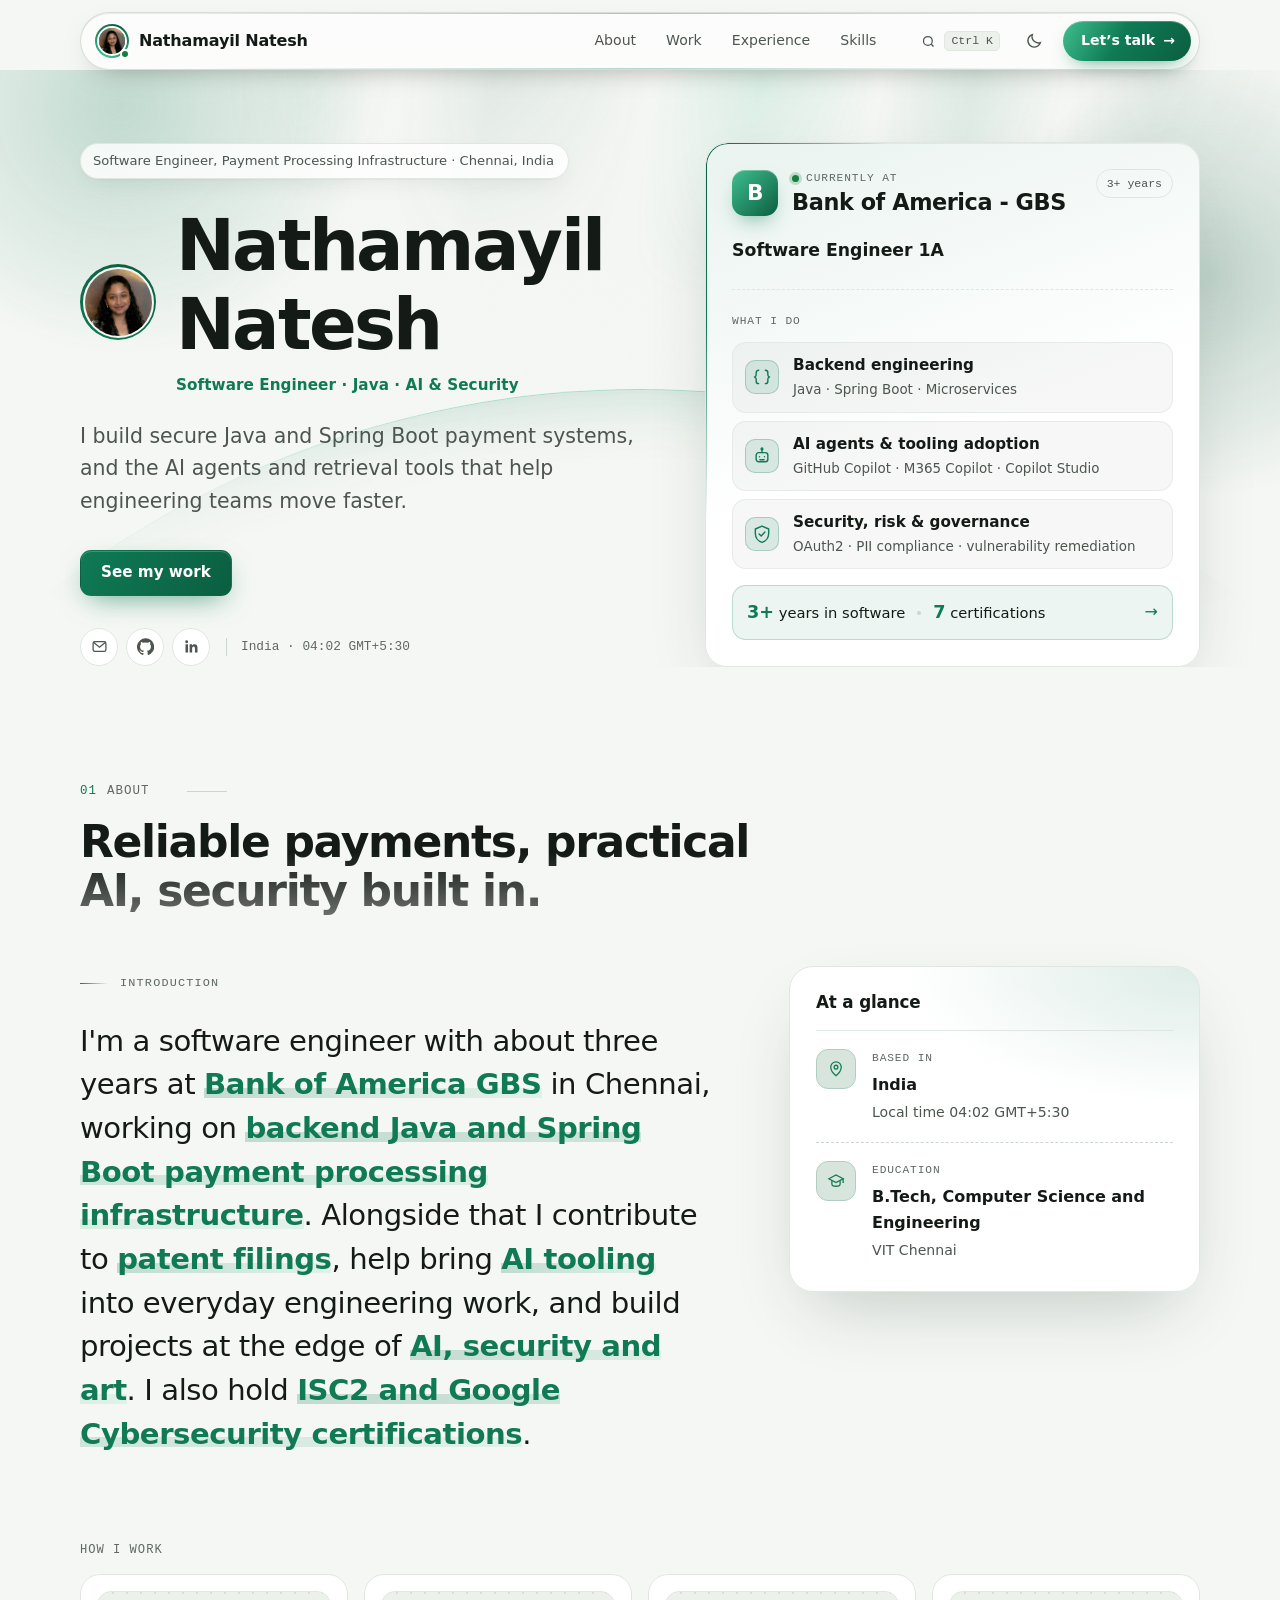
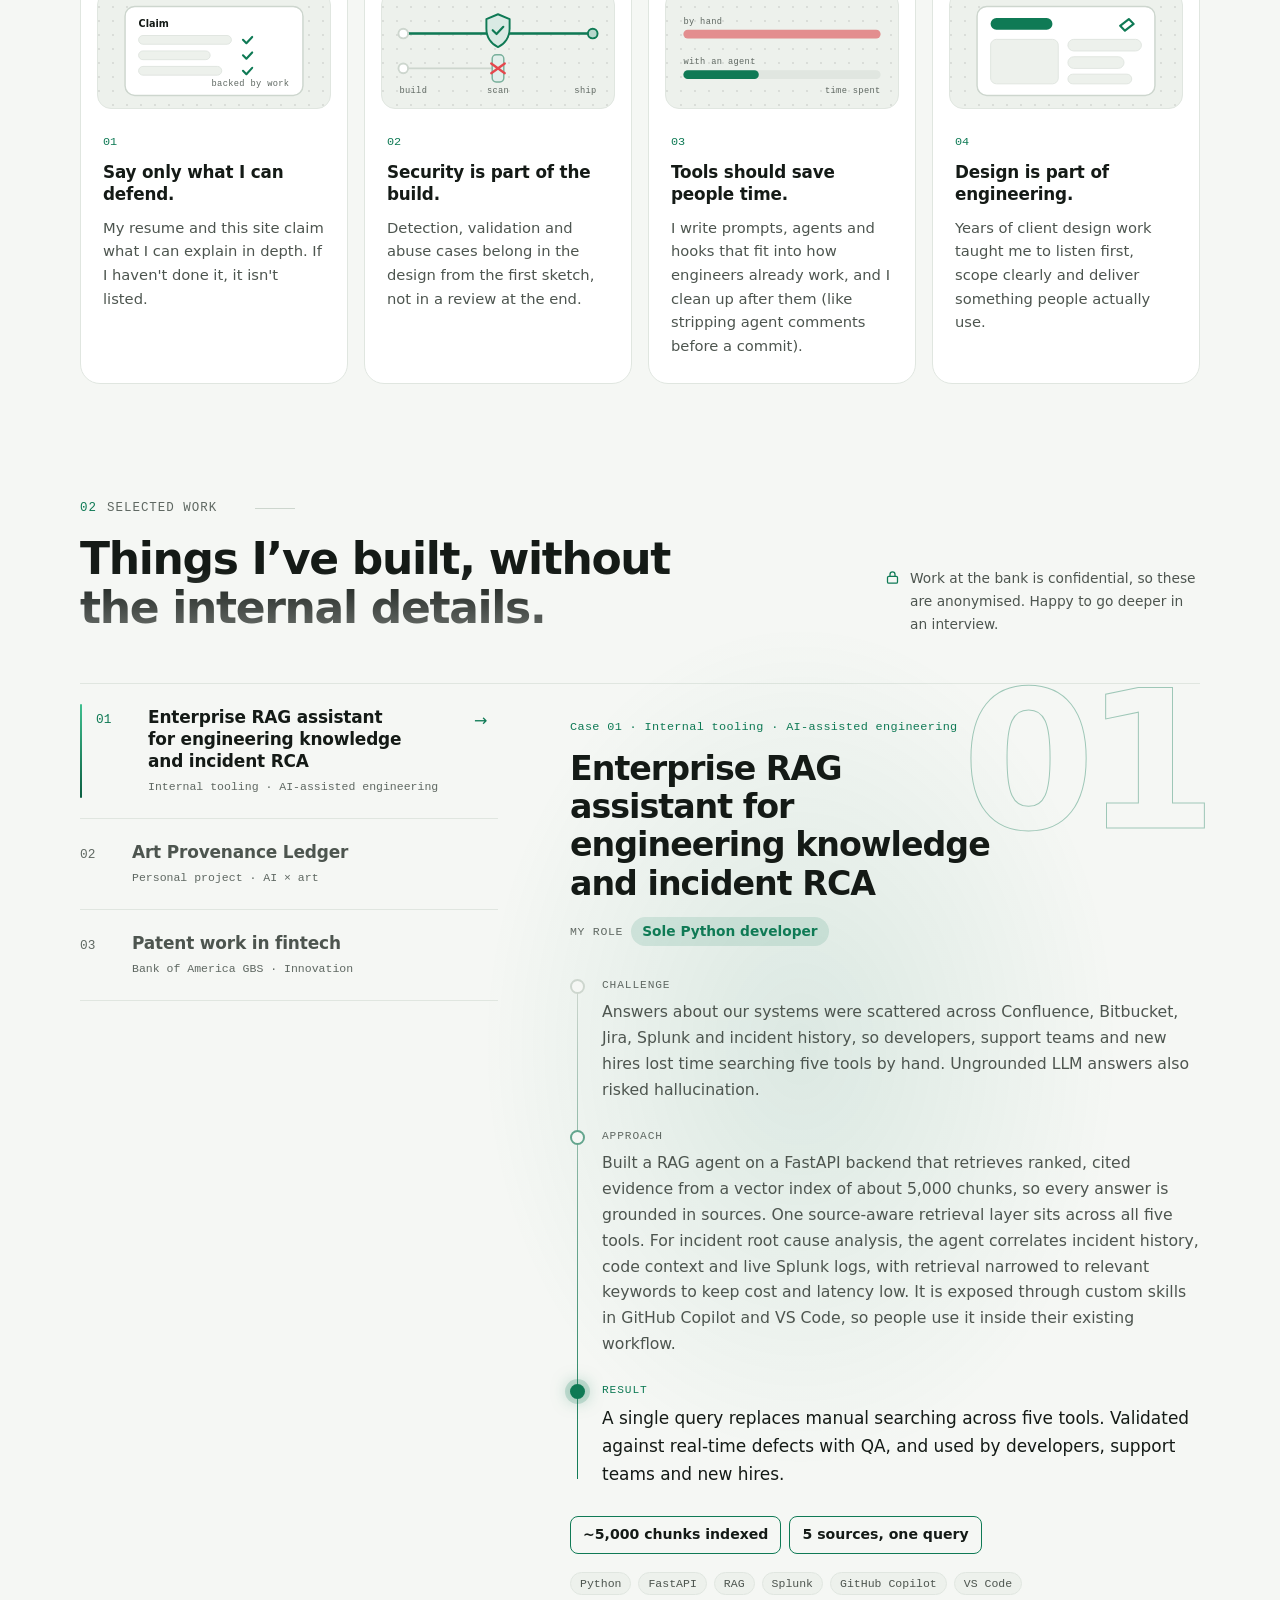
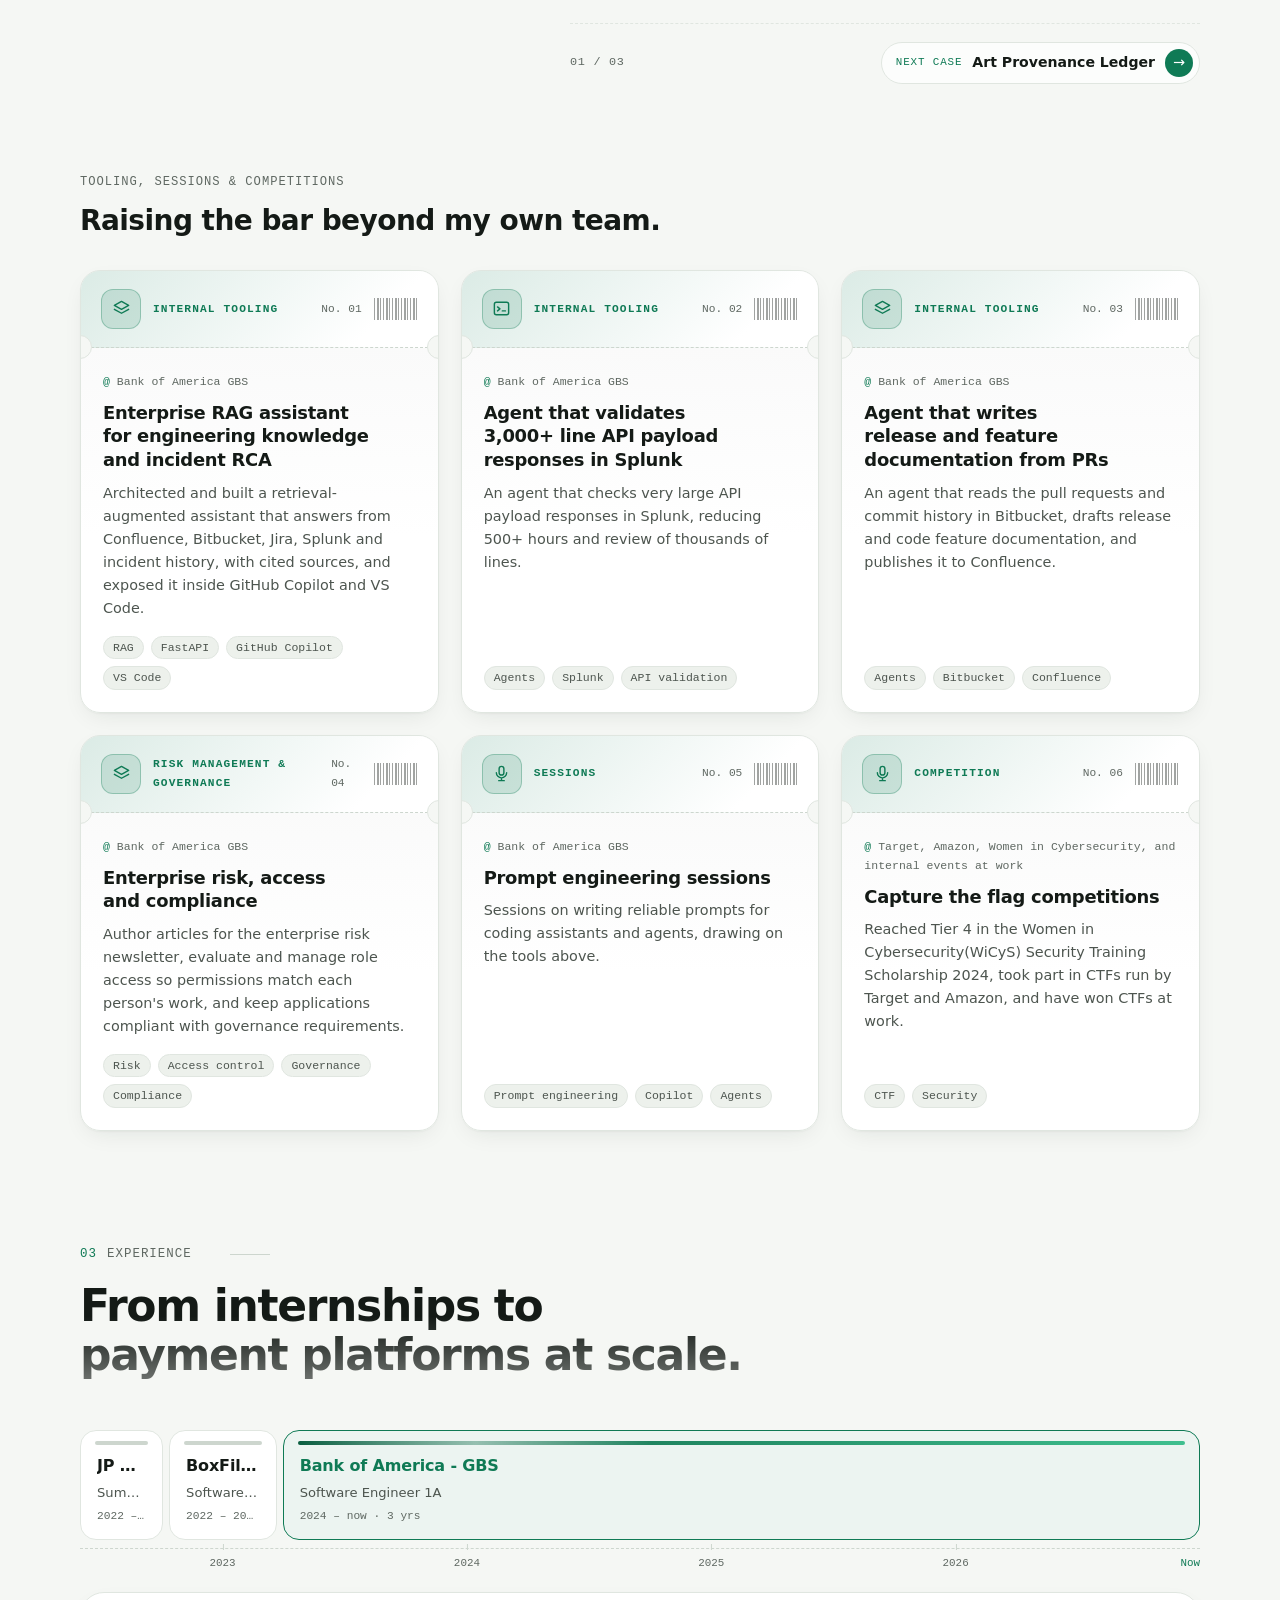
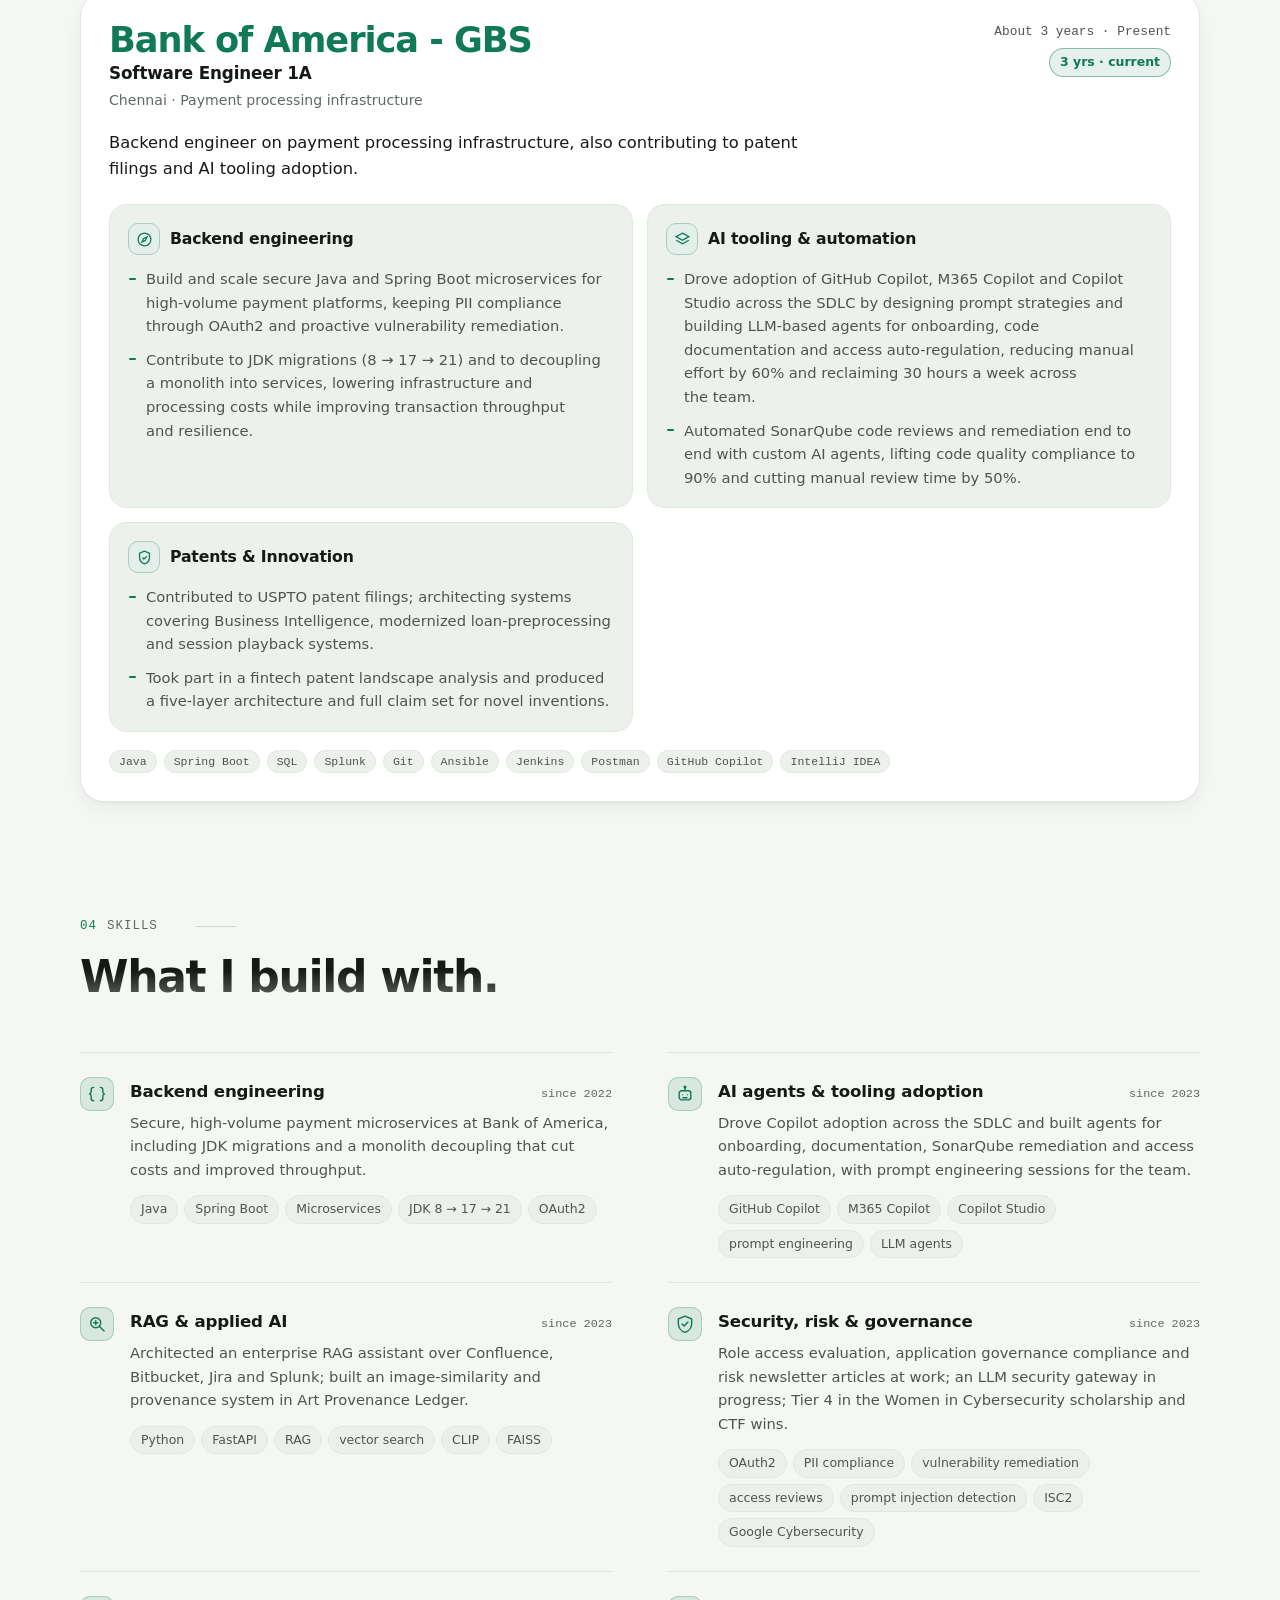
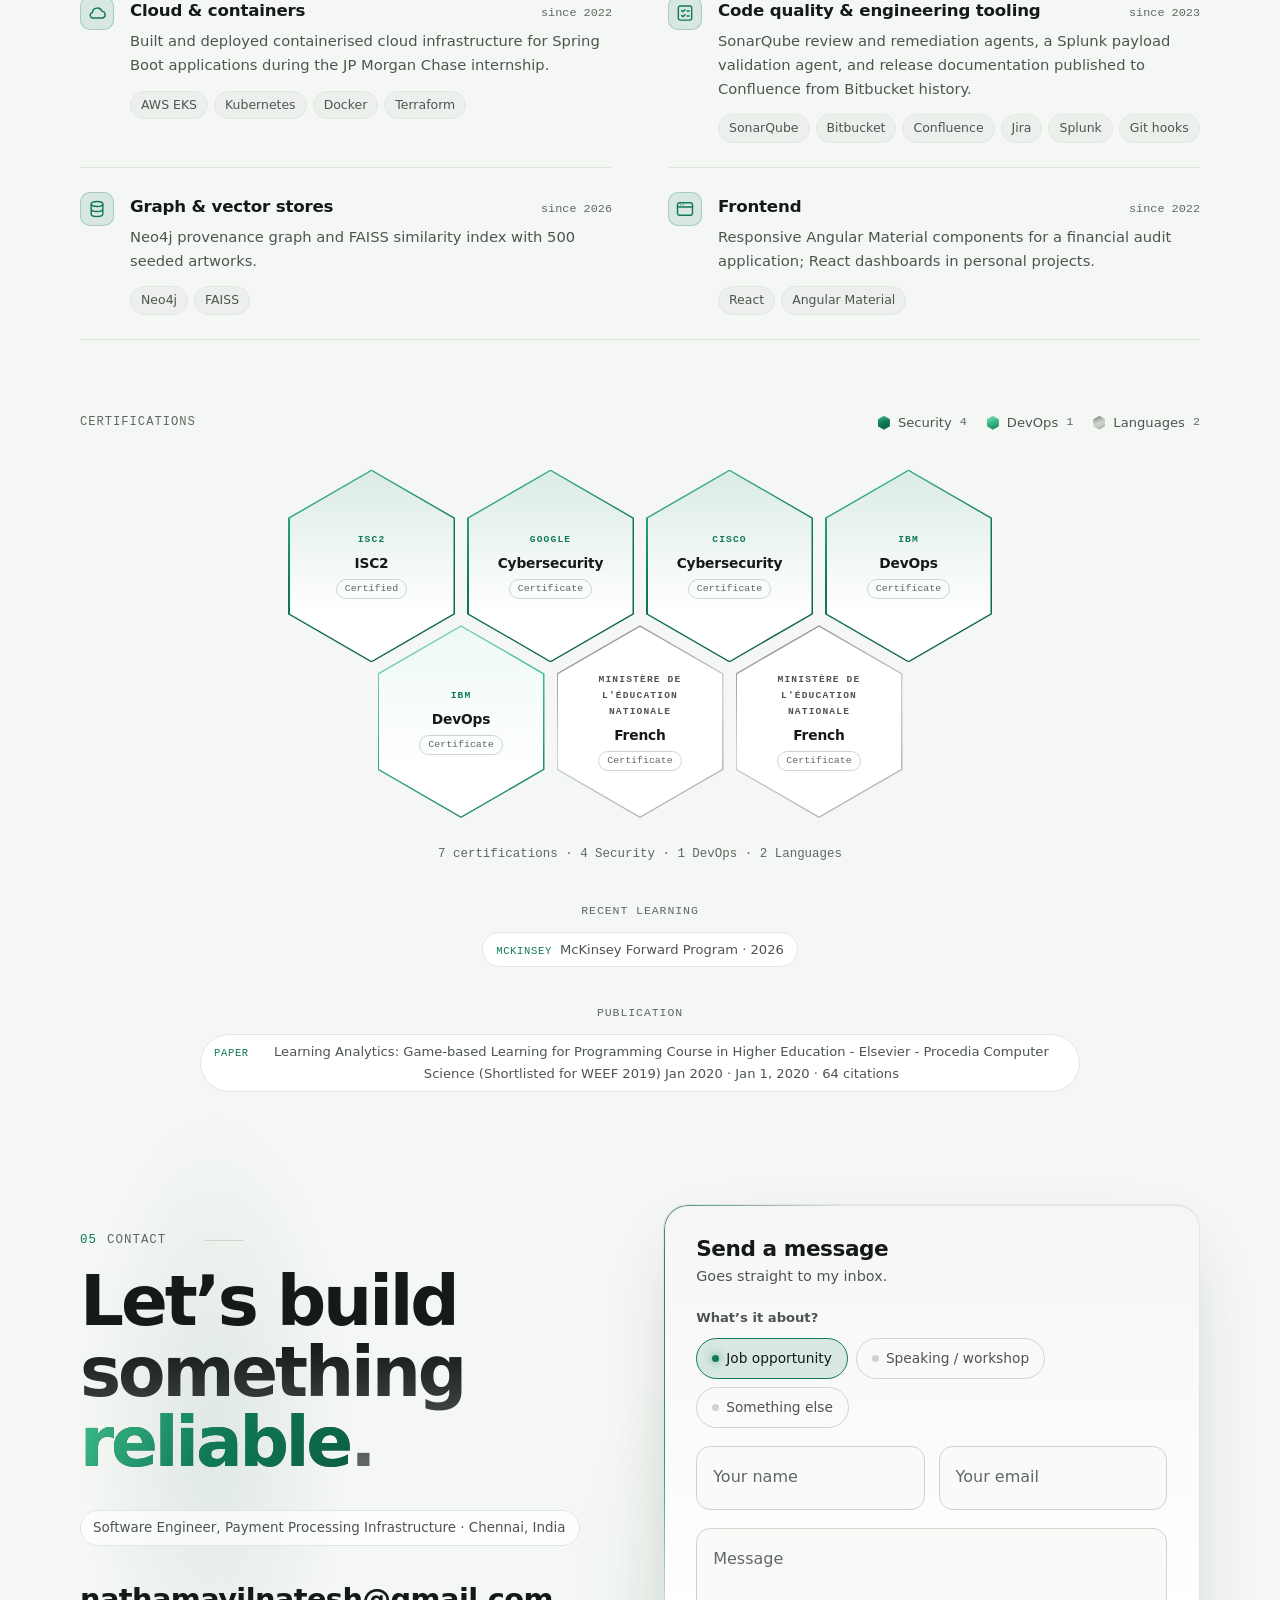
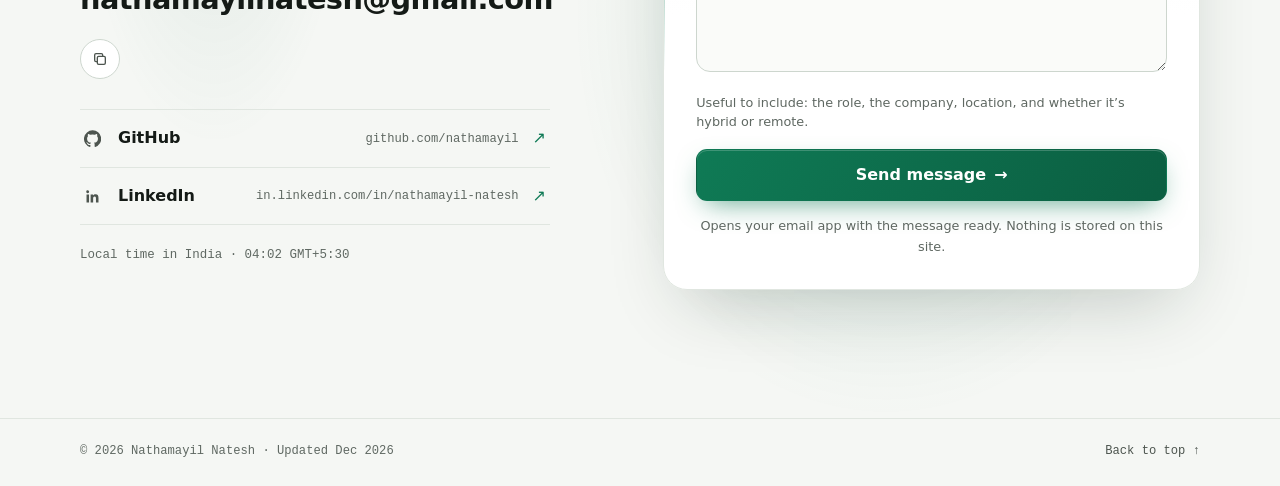
<file: index.html>
<!doctype html>
<html lang="en">
<head>
  <meta charset="utf-8">
  <meta name="viewport" content="width=device-width, initial-scale=1, viewport-fit=cover">
  <title>Nathamayil Natesh · Software Engineer · Java, AI &amp; Security</title>
  <meta name="description" content="Nathamayil Natesh is a software engineer in Chennai, India: backend Java and Spring Boot payment platforms, AI agents and developer tooling, and security.">
  <meta name="author" content="Nathamayil Natesh">
  <meta name="theme-color" content="#f5f7f4" media="(prefers-color-scheme: light)">
  <meta name="theme-color" content="#0b0c0e" media="(prefers-color-scheme: dark)">
  <meta name="color-scheme" content="light dark">

  <meta property="og:type" content="profile">
  <meta property="og:title" content="Nathamayil Natesh · Software Engineer · Java, AI &amp; Security">
  <meta property="og:description" content="Backend payment platforms in Java, AI agents and developer tooling, and security. Based in Chennai, India.">
  <link rel="canonical" href="https://nathamayil.github.io/nathamayil-portfolio/">
  <meta property="og:url" content="https://nathamayil.github.io/nathamayil-portfolio/">
  <meta property="og:image" content="https://nathamayil.github.io/nathamayil-portfolio/og-image.png">
  <meta property="og:image:width" content="1200">
  <meta property="og:image:height" content="630">
  <meta property="og:image:alt" content="Nathamayil Natesh, Software Engineer, Chennai India">
  <meta name="twitter:card" content="summary_large_image">

  <link rel="icon" href="data:image/svg+xml,%3Csvg xmlns='http://www.w3.org/2000/svg' viewBox='0 0 64 64'%3E%3Cdefs%3E%3ClinearGradient id='g' x1='0' y1='0' x2='1' y2='1'%3E%3Cstop offset='0' stop-color='%2393e2c3'/%3E%3Cstop offset='1' stop-color='%230f7a55'/%3E%3C/linearGradient%3E%3C/defs%3E%3Crect width='64' height='64' rx='16' fill='url(%23g)'/%3E%3Ctext x='32' y='42' font-family='system-ui,sans-serif' font-size='28' font-weight='700' fill='%2304130d' text-anchor='middle'%3ENN%3C/text%3E%3C/svg%3E">

  <script type="application/ld+json">
  {
    "@context": "https://schema.org",
    "@type": "Person",
    "name": "Nathamayil Natesh",
    "jobTitle": "Software Engineer",
    "worksFor": { "@type": "Organization", "name": "Bank of America GBS" },
    "address": { "@type": "PostalAddress", "addressLocality": "Chennai", "addressCountry": "IN" },
    "email": "mailto:nathamayilnatesh@gmail.com",
    "url": "https://nathamayil.github.io/nathamayil-portfolio/",
    "sameAs": ["https://in.linkedin.com/in/nathamayil-natesh", "https://github.com/nathamayil"],
    "knowsAbout": ["Java", "Spring Boot", "Payment processing", "AI agents", "Retrieval-augmented generation", "Application security", "Prompt engineering"]
  }
  </script>

  <link rel="stylesheet" href="styles.css?v=76">
  <script>
    // Set the theme before first paint: saved choice, else follow the OS.
    (function () {
      var t = null;
      try { t = localStorage.getItem("theme"); } catch (e) {}
      var legacy = { "minimal-light": "light", "minimal-dark": "dark", "terminal": "dark", "bold": "light" };
      t = legacy[t] || t;
      if (t !== "light" && t !== "dark") t = matchMedia("(prefers-color-scheme: dark)").matches ? "dark" : "light";
      document.documentElement.setAttribute("data-theme", t);
    })();
  </script>
</head>
<body>
  <a class="skip" href="#main">Skip to content</a>
  <div class="progress" id="progress" aria-hidden="true"></div>

  <header class="nav" id="nav">
    <div class="wrap nav-inner">
      <a href="#top" class="brand" id="brand-link"><span class="brand-avatar" aria-hidden="true"><img src="photo.jpg" alt="" width="28" height="28" decoding="async"></span><span class="brand-text"><span id="brand"></span><span class="nav-where" id="nav-where" aria-hidden="true"></span></span></a>
      <nav aria-label="Primary" class="nav-links" id="primary-nav">
        <a href="#about" data-nav="about">About</a>
        <a href="#work" data-nav="work">Work</a>
        <a href="#experience" data-nav="experience">Experience</a>
        <a href="#skills" data-nav="skills">Skills</a>
        <span class="nav-indicator" id="nav-indicator" aria-hidden="true"></span>
      </nav>
      <div class="nav-actions">
        <button class="kbd-btn" id="open-palette" type="button" aria-label="Open command menu">
          <svg viewBox="0 0 24 24" width="15" height="15" fill="none" stroke="currentColor" stroke-width="2" aria-hidden="true"><circle cx="11" cy="11" r="7"/><path d="m20 20-3.5-3.5"/></svg>
          <kbd id="kbd-hint">⌘K</kbd>
        </button>
        <button class="icon-btn" id="theme-toggle" type="button" aria-label="Toggle dark mode">
          <svg class="i-sun" viewBox="0 0 24 24" width="18" height="18" fill="none" stroke="currentColor" stroke-width="1.8" aria-hidden="true"><circle cx="12" cy="12" r="4.2"/><path d="M12 2.5v2.2M12 19.3v2.2M4.6 4.6l1.6 1.6M17.8 17.8l1.6 1.6M2.5 12h2.2M19.3 12h2.2M4.6 19.4l1.6-1.6M17.8 6.2l1.6-1.6"/></svg>
          <svg class="i-moon" viewBox="0 0 24 24" width="18" height="18" fill="none" stroke="currentColor" stroke-width="1.8" aria-hidden="true"><path d="M20.5 14.2A8.5 8.5 0 0 1 9.8 3.5a8.5 8.5 0 1 0 10.7 10.7Z"/></svg>
        </button>
        <a class="nav-cta" href="#contact">Let’s talk<span aria-hidden="true">→</span></a>
        <button class="icon-btn menu-btn" id="menu-btn" type="button" aria-label="Open menu" aria-expanded="false" aria-controls="mobile-menu">
          <span class="burger" aria-hidden="true"><span></span><span></span></span>
        </button>
      </div>
    </div>
    <div class="mobile-menu" id="mobile-menu" hidden>
      <nav aria-label="Mobile" class="wrap">
        <a href="#about">About</a>
        <a href="#work">Work</a>
        <a href="#experience">Experience</a>
        <a href="#skills">Skills</a>
        <a href="#contact">Contact</a>
        <a download class="mobile-cv" id="mobile-cv" hidden>Download CV ↓</a>
      </nav>
    </div>
  </header>

  <main id="main">
    <!-- Hero -->
    <section class="hero" id="top">
      <div class="hero-bg" aria-hidden="true">
        <div class="blob blob-a"></div>
        <div class="blob blob-b"></div>
        <div class="aurora"></div>
        <div class="horizon"></div>
        <div class="grain"></div>
      </div>
      <div class="wrap hero-grid">
        <div class="hero-copy">
          <p class="status"><span class="pulse" aria-hidden="true"></span><span id="hero-availability"></span></p>
          <div class="hero-id">
            <div class="avatar-ring"><div class="avatar" id="hero-avatar"></div></div>
            <div>
              <h1 id="hero-name"></h1>
              <p class="eyebrow" id="hero-eyebrow"></p>
            </div>
          </div>
          <p class="hero-tagline" id="hero-tagline"></p>
          <div class="hero-cta">
            <a class="btn primary" href="#work">See my work</a>
            <a class="btn" id="hero-cv" download hidden>
              <svg viewBox="0 0 24 24" width="16" height="16" fill="none" stroke="currentColor" stroke-width="2" aria-hidden="true"><path d="M12 4v11m0 0-4.5-4.5M12 15l4.5-4.5M5 20h14"/></svg>
              Download CV
            </a>
          </div>
          <div class="hero-meta">
            <div class="hero-socials" id="hero-socials"></div>
            <span class="clock" id="clock"></span>
          </div>
        </div>
        <aside class="hero-card spot" id="hero-card" aria-label="Current role"></aside>
      </div>
    </section>

    <!-- About -->
    <section class="wrap section" id="about">
      <header class="section-head">
        <p class="label"><span class="idx">01</span> About</p>
        <h2>Reliable payments, practical AI, security built in.</h2>
      </header>
      <div class="about-grid">
        <div class="about-main">
          <div class="about-bar">
            <span class="about-kicker">Introduction</span>
          </div>
          <p class="lede" id="about-lede" lang="en"></p>
        </div>
        <aside class="glance spot" aria-labelledby="glance-title">
          <div class="glance-head">
            <h3 class="glance-title" id="glance-title">At a glance</h3>
            <span class="glance-open"><i aria-hidden="true"></i>Open to roles</span>
          </div>
          <dl id="facts" class="glance-list"></dl>
        </aside>
      </div>
      <div class="principles-wrap">
        <h3 class="sub-label">How I work</h3>
        <div id="principles" class="principles"></div>
      </div>
    </section>

    <!-- Selected work -->
    <section class="wrap section" id="work">
      <header class="section-head section-head-split">
        <div>
          <p class="label"><span class="idx">02</span> Selected work</p>
          <h2>Things I’ve built, without the internal details.</h2>
        </div>
        <p class="nda-note">
          <svg viewBox="0 0 24 24" width="15" height="15" fill="none" stroke="currentColor" stroke-width="2" aria-hidden="true"><rect x="4" y="10" width="16" height="11" rx="2"/><path d="M8 10V7a4 4 0 0 1 8 0v3"/></svg>
          Work at the bank is confidential, so these are anonymised. Happy to go deeper in an interview.
        </p>
      </header>
      <div class="showcase" id="showcase"></div>

      <div class="workshops">
        <div class="workshops-head">
          <h3 class="sub-label">Tooling, sessions &amp; competitions</h3>
          <p class="workshops-lead">Raising the bar beyond my own team.</p>
        </div>
        <ul id="workshop-list" class="passes"></ul>
      </div>

      <div class="quotes" id="quotes" hidden>
        <h3 class="sub-label">What colleagues say</h3>
        <div class="quote-list" id="quote-list"></div>
      </div>
    </section>

    <!-- Experience -->
    <section class="wrap section" id="experience">
      <header class="section-head">
        <p class="label"><span class="idx">03</span> Experience</p>
        <h2>From internships to payment platforms at scale.</h2>
      </header>
      <div class="career" id="career">
        <div class="career-bar" role="tablist" aria-label="Roles, oldest to newest" id="career-bar"></div>
        <div class="career-axis" id="career-axis" aria-hidden="true"></div>
        <div class="career-panels" id="career-panels"></div>
      </div>
    </section>

    <!-- Skills -->
    <section class="wrap section" id="skills">
      <header class="section-head">
        <p class="label"><span class="idx">04</span> Skills</p>
        <h2>What I build with.</h2>
      </header>
      <div class="skills-list" id="skills-list"></div>
      <div class="certs-wall" id="certs">
        <div class="certs-head">
          <h3 class="sub-label">Certifications</h3>
          <ul class="cert-legend" id="cert-legend"></ul>
        </div>
        <ul class="hive" id="hive" aria-label="Certifications"></ul>
        <p class="hive-caption" id="hive-caption" aria-hidden="true"></p>
        <div class="learning" id="learning" hidden>
          <h4 class="learning-title">Recent learning</h4>
          <ul class="learning-list" id="learning-list"></ul>
        </div>
        <div class="learning" id="publications" hidden>
          <h4 class="learning-title">Publication</h4>
          <ul class="learning-list" id="publications-list"></ul>
        </div>
      </div>
    </section>

    <!-- Contact -->
    <!-- First 90 days -->
    <section class="wrap section" id="plan">
      <header class="section-head">
        <p class="label"><span class="idx">05</span> First 90 days</p>
        <h2 id="plan-title"></h2>
        <p class="section-intro" id="plan-intro"></p>
      </header>
      <ol class="plan" id="plan-phases"></ol>
    </section>

    <section class="wrap section contact" id="contact">
      <div class="contact-bg" aria-hidden="true"></div>
      <div class="contact-grid">
        <div class="contact-copy">
          <p class="label"><span class="idx">06</span> Contact</p>
          <h2 class="contact-title">Let’s build something <em>reliable</em>.</h2>
          <p class="contact-status"><span class="pulse" aria-hidden="true"></span><span id="contact-availability"></span></p>
          <div class="contact-email-row">
            <a class="contact-email" id="contact-email"></a>
            <button class="copy-btn" id="copy-email" type="button" aria-label="Copy email address">
              <svg viewBox="0 0 24 24" width="16" height="16" fill="none" stroke="currentColor" stroke-width="2" aria-hidden="true"><rect x="8" y="8" width="12" height="12" rx="2"/><path d="M16 8V6a2 2 0 0 0-2-2H6a2 2 0 0 0-2 2v8a2 2 0 0 0 2 2h2"/></svg>
            </button>
          </div>
          <ul class="channels" id="contact-channels"></ul>
          <p class="contact-local" id="contact-local"></p>
        </div>

        <form id="contact-form" class="contact-form" novalidate>
          <div class="cf-head">
            <h3>Send a message</h3>
            <p>Goes straight to my inbox.</p>
          </div>
          <fieldset class="cf-topics">
            <legend>What’s it about?</legend>
            <label><input type="radio" name="topic" value="Job opportunity" checked><span>Job opportunity</span></label>
            <label><input type="radio" name="topic" value="Speaking / workshop"><span>Speaking / workshop</span></label>
            <label><input type="radio" name="topic" value="Something else"><span>Something else</span></label>
          </fieldset>
          <div class="cf-row">
            <div class="cf-field">
              <input id="f-name" name="name" required autocomplete="name" placeholder=" ">
              <label for="f-name">Your name</label>
            </div>
            <div class="cf-field">
              <input id="f-email" name="email" type="email" required autocomplete="email" placeholder=" ">
              <label for="f-email">Your email</label>
            </div>
          </div>
          <div class="cf-field">
            <textarea id="f-msg" name="message" rows="4" required placeholder=" " aria-describedby="cf-hint"></textarea>
            <label for="f-msg">Message</label>
          </div>
          <p class="cf-hint" id="cf-hint" aria-live="polite"></p>
          <p class="form-error" id="form-error" role="alert" hidden></p>
          <button class="btn primary cf-send" type="submit">Send message <span aria-hidden="true">→</span></button>
          <p class="cf-note" id="compose-out" role="status" aria-live="polite">Opens your email app with the message ready. Nothing is stored on this site.</p>
        </form>
      </div>
    </section>
  </main>

  <footer class="footer">
    <div class="wrap footer-bottom">
      <span><span id="footer-text"></span><span class="footer-sep" aria-hidden="true"> · </span><time id="footer-updated"></time></span>
      <a href="#top" class="to-top">Back to top ↑</a>
    </div>
  </footer>

  <!-- Command palette -->
  <dialog class="palette" id="palette" aria-label="Command menu">
    <div class="palette-inner">
      <div class="palette-search">
        <svg viewBox="0 0 24 24" width="18" height="18" fill="none" stroke="currentColor" stroke-width="2" aria-hidden="true"><circle cx="11" cy="11" r="7"/><path d="m20 20-3.5-3.5"/></svg>
        <input id="palette-input" type="text" placeholder="Type a command or search…" autocomplete="off" spellcheck="false"
               role="combobox" aria-expanded="true" aria-controls="palette-list" aria-autocomplete="list">
        <kbd>esc</kbd>
      </div>
      <ul id="palette-list" class="palette-list" role="listbox"></ul>
      <div class="palette-foot"><span><kbd>↑</kbd><kbd>↓</kbd> navigate</span><span><kbd>↵</kbd> select</span></div>
    </div>
  </dialog>

  <div class="toast" id="toast" role="status" aria-live="polite"></div>

  <a class="top-fab" id="top-fab" href="#top" aria-label="Back to top" tabindex="-1">
    <svg viewBox="0 0 44 44" aria-hidden="true"><circle class="fab-track" cx="22" cy="22" r="20"/><circle class="fab-ring" id="top-ring" cx="22" cy="22" r="20" pathLength="1"/></svg>
    <svg class="fab-arrow" viewBox="0 0 24 24" width="16" height="16" fill="none" stroke="currentColor" stroke-width="2.2" stroke-linecap="round" stroke-linejoin="round" aria-hidden="true"><path d="M12 19V5m0 0-6 6m6-6 6 6"/></svg>
  </a>

  <noscript>
    <div class="wrap noscript">
      <h1>Nathamayil Natesh</h1>
      <p>Software Engineer · Java · AI &amp; Security · Chennai, India</p>
      <p><a href="mailto:nathamayilnatesh@gmail.com">nathamayilnatesh@gmail.com</a> · <a href="https://in.linkedin.com/in/nathamayil-natesh">LinkedIn</a> · <a href="https://github.com/nathamayil">GitHub</a></p>
    </div>
  </noscript>

  <script src="content.js?v=76"></script>
  <script src="app.js?v=76"></script>
</body>
</html>
</file>
<file: styles.css>
/* =========================================================
   Theme tokens. System fonts only: zero third-party requests.
   ========================================================= */
/* Light: cool porcelain, ink and emerald. */
:root { --hex: polygon(50% 0, 100% 25%, 100% 75%, 50% 100%, 0 75%, 0 25%); }
:root,
[data-theme="light"] {
  --bg: #f5f7f4;
  --surface: #ffffff;
  --surface-2: #edf1ec;
  --text: #141a16;
  --muted: #4d554f;
  --faint: #5f6862;
  --border: #e0e6e0;
  --border-strong: #cdd6ce;
  --accent: #0f7a55;
  --accent-2: #0b5e41;
  --accent-glow: #3fbf8f;
  --accent-ink: #ffffff;
  --ok: #15803d;
  --font: "Inter", ui-sans-serif, system-ui, -apple-system, "Segoe UI", Roboto, "Helvetica Neue", Arial, sans-serif;
  --font-head: var(--font);
  --mono: ui-monospace, "SF Mono", "JetBrains Mono", "Cascadia Code", Menlo, Consolas, monospace;
  --radius: 14px;
  --radius-sm: 9px;
  --border-w: 1px;
  --shadow: 0 1px 2px rgb(16 40 28 / 0.04), 0 8px 24px -8px rgb(16 40 28 / 0.10);
  --shadow-lg: 0 30px 70px -24px rgb(16 40 28 / 0.24);
  --blob-opacity: 0.22;
  --aurora-opacity: 0.42;
  --grain-opacity: 0.025;
  --code-bg: #0f0f12;
  --code-bar: #17171b;
  --code-border: #26262c;
  --code-text: #e6e1d6;
  --tk-key: #5cc9a0;
  --tk-punc: #77736b;
  --tk-val: #efe6d2;
  --tk-list: #a7c4a0;
  --tk-bool: #e3a38a;
  --tk-comment: #77736b;
}

/* Dark: midnight and emerald. */
[data-theme="dark"] {
  --bg: #0b0c0e;
  --surface: #131418;
  --surface-2: #181a1f;
  --text: #eeeae2;
  --muted: #aba69c;
  --faint: #918c82;
  --border: #25262b;
  --border-strong: #33343b;
  --accent: #5cc9a0;
  --accent-2: #2f9c74;
  --accent-glow: #93e2c3;
  --accent-ink: #04130d;
  --ok: #6fcf97;
  --shadow: 0 1px 0 rgb(255 255 255 / 0.03) inset, 0 10px 34px -12px rgb(0 0 0 / 0.7);
  --shadow-lg: 0 34px 90px -24px rgb(0 0 0 / 0.85);
  --blob-opacity: 0.16;
  --aurora-opacity: 0.8;
  --grain-opacity: 0.09;
  --code-bg: #0c0d10;
  --code-bar: #121317;
  --code-border: #25262c;
}


/* =========================================================
   Base
   ========================================================= */
*, *::before, *::after { box-sizing: border-box; }
[hidden] { display: none !important; }
html { scroll-behavior: smooth; scroll-padding-top: 96px; -webkit-text-size-adjust: 100%; overflow-x: clip; }
body {
  margin: 0;
  background: var(--bg);
  color: var(--text);
  font-family: var(--font);
  font-size: 16px;
  line-height: 1.65;
  -webkit-font-smoothing: antialiased;
  text-rendering: optimizeLegibility;
  overflow-x: hidden;
  overflow-x: clip;
  transition: background-color 0.3s, color 0.3s;
}
::selection { background: color-mix(in srgb, var(--accent) 28%, transparent); }
a { color: inherit; }
img { max-width: 100%; display: block; }
h1, h2, h3 { font-family: var(--font-head); line-height: 1.12; margin: 0; font-weight: 700; }
p { margin: 0 0 1em; }
ul, ol { margin: 0; padding: 0; list-style: none; }
dl, dd { margin: 0; }
button { font: inherit; color: inherit; }
kbd {
  font-family: var(--mono); font-size: 0.72rem; line-height: 1;
  padding: 3px 6px; border-radius: 5px;
  border: 1px solid var(--border-strong); background: var(--surface-2); color: var(--muted);
}
.wrap { width: min(1120px, 100% - 48px); margin-inline: auto; }
.muted { color: var(--muted); }
.skip {
  position: fixed; left: 12px; top: -60px; z-index: 200;
  background: var(--accent); color: var(--accent-ink); padding: 10px 14px; border-radius: 8px;
  text-decoration: none; font-weight: 600; transition: top 0.15s;
}
.skip:focus { top: 12px; }
:focus-visible { outline: 2px solid var(--accent); outline-offset: 3px; border-radius: 4px; }

.progress {
  position: fixed; inset: 0 0 auto 0; height: 2px; z-index: 100;
  background: linear-gradient(90deg, var(--accent), var(--accent-2));
  transform: scaleX(0); transform-origin: 0 50%;
}

/* =========================================================
   Nav: floating glass pill
   ========================================================= */
.nav { position: sticky; top: 0; z-index: 60; padding-top: 12px; pointer-events: none; }
.nav-inner {
  position: relative; pointer-events: auto;
  display: flex; align-items: center; gap: 18px; height: 58px; padding: 0 8px 0 10px;
  border-radius: 999px;
  background: color-mix(in srgb, var(--surface) 62%, transparent);
  -webkit-backdrop-filter: blur(18px) saturate(1.5);
  backdrop-filter: blur(18px) saturate(1.5);
  border: 1px solid color-mix(in srgb, var(--border-strong) 80%, transparent);
  box-shadow: inset 0 1px 0 color-mix(in srgb, var(--text) 8%, transparent), 0 10px 30px -18px rgb(0 0 0 / 0.5);
  transition: width 0.45s cubic-bezier(.2,.8,.2,1), background-color 0.3s, box-shadow 0.3s, border-color 0.3s;
}
/* Soft gold edge along the top of the pill */
.nav-inner::before {
  content: ""; position: absolute; inset: 0; border-radius: inherit; padding: 1px; pointer-events: none;
  background: linear-gradient(90deg, transparent 10%, color-mix(in srgb, var(--accent) 55%, transparent) 50%, transparent 90%);
  -webkit-mask: linear-gradient(#000 0 0) content-box, linear-gradient(#000 0 0);
  -webkit-mask-composite: xor; mask-composite: exclude;
  opacity: 0.55;
}
.nav.scrolled .nav-inner {
  width: min(1000px, 100% - 64px);
  background: color-mix(in srgb, var(--surface) 82%, transparent);
  box-shadow: inset 0 1px 0 color-mix(in srgb, var(--text) 8%, transparent), 0 18px 40px -16px rgb(0 0 0 / 0.55);
}

.brand {
  display: inline-flex; align-items: center; gap: 10px; margin-right: auto; padding: 4px 10px 4px 4px; border-radius: 999px;
  font-family: var(--font-head); font-weight: 650; letter-spacing: -0.01em; text-decoration: none; white-space: nowrap;
  transition: background-color 0.2s;
}
.brand:hover { background: color-mix(in srgb, var(--text) 5%, transparent); }
.brand-avatar {
  position: relative; flex: none; width: 34px; height: 34px; border-radius: 50%; padding: 2px;
  background: conic-gradient(from 200deg, var(--accent-glow), var(--accent-2), var(--accent-glow));
}
.brand-avatar img { width: 100%; height: 100%; border-radius: 50%; object-fit: cover; object-position: 50% 20%; border: 2px solid var(--surface); }
.brand-avatar::after {
  content: ""; position: absolute; right: -1px; bottom: -1px; width: 10px; height: 10px; border-radius: 50%;
  background: var(--ok); border: 2px solid var(--surface);
}

.nav-links { position: relative; isolation: isolate; display: flex; gap: 2px; font-size: 0.88rem; }
.nav-links a {
  position: relative; text-decoration: none; color: var(--muted); padding: 8px 14px; border-radius: 999px;
  transition: color 0.2s;
}
.nav-links a:hover { color: var(--text); }
.nav-links a.active { color: var(--text); }
/* Gold pill that glides behind the active link */
.nav-indicator {
  position: absolute; z-index: -1; left: 0; top: 50%; height: 34px; width: 0; margin-top: -17px; border-radius: 999px;
  background: color-mix(in srgb, var(--accent) 14%, transparent);
  border: 1px solid color-mix(in srgb, var(--accent) 32%, transparent);
  box-shadow: 0 0 18px -4px color-mix(in srgb, var(--accent) 45%, transparent);
  opacity: 0; transition: transform 0.45s cubic-bezier(.2,.8,.2,1), width 0.45s cubic-bezier(.2,.8,.2,1), opacity 0.25s;
}
.nav-actions { display: flex; align-items: center; gap: 6px; }

.icon-btn, .kbd-btn {
  display: inline-grid; place-items: center; height: 38px; min-width: 38px;
  border-radius: 999px; border: 1px solid transparent;
  background: transparent; color: var(--muted); cursor: pointer; text-decoration: none;
  transition: color 0.15s, border-color 0.15s, transform 0.15s, background-color 0.15s;
}
.icon-btn:hover, .kbd-btn:hover { color: var(--text); background: color-mix(in srgb, var(--text) 6%, transparent); border-color: var(--border); }
.hero-socials .icon-btn { border-color: var(--border); background: var(--surface); }
.kbd-btn { display: inline-flex; align-items: center; gap: 8px; padding: 0 8px 0 12px; }
.kbd-btn kbd { border: 1px solid var(--border); background: var(--surface-2); }

.nav-cta {
  display: inline-flex; align-items: center; gap: 8px; height: 40px; padding: 0 16px 0 18px; margin-left: 4px;
  border-radius: 999px; text-decoration: none; font-weight: 600; font-size: 0.88rem; white-space: nowrap;
  color: var(--accent-ink);
  background: linear-gradient(120deg, var(--accent-glow), var(--accent) 45%, var(--accent-2));
  box-shadow: inset 0 1px 0 rgb(255 255 255 / 0.25), 0 8px 20px -10px color-mix(in srgb, var(--accent) 80%, transparent);
  transition: transform 0.2s, box-shadow 0.2s;
}
.nav-cta span { transition: transform 0.2s; }
.nav-cta:hover { transform: translateY(-1px); box-shadow: inset 0 1px 0 rgb(255 255 255 / 0.25), 0 12px 26px -10px color-mix(in srgb, var(--accent) 90%, transparent); }
.nav-cta:hover span { transform: translateX(3px); }
.nav-cta.is-current {
  box-shadow: inset 0 1px 0 rgb(255 255 255 / 0.25), 0 0 0 3px color-mix(in srgb, var(--accent) 30%, transparent), 0 10px 28px -8px color-mix(in srgb, var(--accent) 90%, transparent);
}

.i-sun { display: none; }
[data-theme="dark"] .i-sun { display: block; }
[data-theme="dark"] .i-moon { display: none; }

.menu-btn { display: none; }
.burger { position: relative; width: 16px; height: 10px; }
.burger span {
  position: absolute; left: 0; width: 100%; height: 1.5px; border-radius: 2px; background: currentColor;
  transition: transform 0.25s, top 0.25s;
}
.burger span:first-child { top: 0; }
.burger span:last-child { top: 8.5px; }
.menu-btn[aria-expanded="true"] .burger span:first-child { top: 4.25px; transform: rotate(45deg); }
.menu-btn[aria-expanded="true"] .burger span:last-child { top: 4.25px; transform: rotate(-45deg); }

/* Mobile menu: a floating glass card under the pill */
.mobile-menu {
  pointer-events: auto; position: absolute; left: 50%; top: calc(100% + 8px); transform: translateX(-50%);
  width: min(1120px, 100% - 32px); border-radius: 24px; overflow: hidden;
  background: color-mix(in srgb, var(--surface) 88%, transparent);
  -webkit-backdrop-filter: blur(20px) saturate(1.5); backdrop-filter: blur(20px) saturate(1.5);
  border: 1px solid var(--border-strong); box-shadow: var(--shadow-lg);
  animation: menuIn 0.28s cubic-bezier(.2,.8,.2,1);
}
@keyframes menuIn { from { opacity: 0; transform: translate(-50%, -8px) scale(0.98); } to { opacity: 1; transform: translate(-50%, 0); } }
.mobile-menu nav { display: grid; padding: 8px 20px 12px; width: auto; }
.mobile-menu a {
  text-decoration: none; font-size: 1.3rem; font-weight: 600; font-family: var(--font-head);
  padding: 13px 0; border-bottom: var(--border-w) solid var(--border);
}
.mobile-menu a:last-child { border-bottom: 0; }
.mobile-menu .mobile-cv { color: var(--accent); font-size: 1rem; }

/* =========================================================
   Hero
   ========================================================= */
.hero { position: relative; padding: 72px 0 0; isolation: isolate; overflow: clip; }
.hero-bg { position: absolute; inset: -64px 0 0; z-index: -1; pointer-events: none; }
.blob {
  position: absolute; border-radius: 50%; opacity: var(--blob-opacity); will-change: transform;
  animation: float 18s ease-in-out infinite;
}
.blob-a { width: 520px; height: 520px; top: -160px; left: -140px; background: radial-gradient(circle, var(--accent), transparent 68%); }
.blob-b { width: 460px; height: 460px; top: 40px; right: -160px; background: radial-gradient(circle, var(--accent-2), transparent 68%); animation-delay: -9s; }
@keyframes float { 0%, 100% { transform: translate(0, 0) scale(1); } 50% { transform: translate(24px, 28px) scale(1.07); } }
.aurora {
  position: absolute; top: -30%; left: -50%; width: 200%; height: 105%; opacity: var(--aurora-opacity);
  background-image: repeating-linear-gradient(100deg,
    transparent 0%, color-mix(in srgb, var(--accent-glow) 38%, transparent) 4%, transparent 8.5%,
    color-mix(in srgb, var(--accent) 34%, transparent) 12%, transparent 15.5%, color-mix(in srgb, var(--accent-2) 28%, transparent) 19%, transparent 25%);
  -webkit-mask-image: radial-gradient(ellipse 34% 58% at 55% 30%, black 10%, transparent 72%);
  mask-image: radial-gradient(ellipse 34% 58% at 55% 30%, black 10%, transparent 72%);
  will-change: transform;
  animation: aurora 26s ease-in-out infinite alternate;
}
@keyframes aurora { from { transform: translateX(-6%); } to { transform: translateX(6%); } }
.horizon {
  position: absolute; left: 50%; top: 58%; width: 150%; aspect-ratio: 1; translate: -50% 0; border-radius: 50%;
  border-top: 1px solid color-mix(in srgb, var(--accent-glow) 55%, transparent);
  box-shadow: 0 -24px 90px -30px color-mix(in srgb, var(--accent) 55%, transparent), inset 0 30px 80px -40px color-mix(in srgb, var(--accent) 35%, transparent);
  -webkit-mask-image: linear-gradient(90deg, transparent 18%, black 42%, black 58%, transparent 82%);
  mask-image: linear-gradient(90deg, transparent 18%, black 42%, black 58%, transparent 82%);
  opacity: 0.8;
}
.grain {
  position: absolute; inset: 0; opacity: var(--grain-opacity);
  -webkit-mask-image: radial-gradient(ellipse 80% 70% at 55% 25%, black 20%, transparent 80%);
  mask-image: radial-gradient(ellipse 80% 70% at 55% 25%, black 20%, transparent 80%);
  background-image: url("data:image/svg+xml,%3Csvg xmlns='http://www.w3.org/2000/svg' width='160' height='160'%3E%3Cfilter id='n'%3E%3CfeTurbulence type='fractalNoise' baseFrequency='0.9' numOctaves='2' stitchTiles='stitch'/%3E%3CfeColorMatrix values='0 0 0 0 0.5 0 0 0 0 0.5 0 0 0 0 0.5 0 0 0 1 0'/%3E%3C/filter%3E%3Crect width='100%25' height='100%25' filter='url(%23n)'/%3E%3C/svg%3E");
}

.hero-grid { display: grid; grid-template-columns: minmax(0, 1.15fr) minmax(0, 1fr); gap: 56px; align-items: center; }

.status {
  display: inline-flex; align-items: center; gap: 10px; margin: 0 0 28px;
  padding: 6px 14px 6px 12px; border-radius: 999px; font-size: 0.82rem; font-weight: 500;
  border: var(--border-w) solid var(--border); background: color-mix(in srgb, var(--surface) 80%, transparent);
  color: var(--muted); box-shadow: var(--shadow);
}
.pulse { position: relative; width: 8px; height: 8px; border-radius: 50%; background: var(--ok); flex: none; }
.pulse::after {
  content: ""; position: absolute; inset: -4px; border-radius: 50%;
  border: 2px solid var(--ok); opacity: 0; animation: ping 2s cubic-bezier(0, 0, .2, 1) infinite;
}
@keyframes ping { 0% { transform: scale(0.6); opacity: 0.7; } 100% { transform: scale(1.8); opacity: 0; } }

.hero-id { display: flex; align-items: center; gap: 20px; margin-bottom: 22px; }
.avatar-ring {
  flex: none; width: 76px; height: 76px; border-radius: 50%; padding: 2.5px;
  background: conic-gradient(from 200deg, var(--accent), var(--accent-2), var(--accent));
}
.avatar {
  width: 100%; height: 100%; border-radius: 50%; overflow: hidden;
  display: grid; place-items: center; background: var(--surface);
  border: 2.5px solid var(--bg);
  font-family: var(--font-head); font-weight: 700; font-size: 1.4rem;
}
.avatar img { width: 100%; height: 100%; object-fit: cover; object-position: 50% 20%; }
.hero h1 { font-size: clamp(2.5rem, 6.2vw, 4.4rem); letter-spacing: -0.035em; }
.hero h1 .word { display: inline-block; white-space: nowrap; }
.eyebrow { margin: 8px 0 0; color: var(--accent); font-weight: 600; font-size: 0.95rem; letter-spacing: 0.005em; }
.hero-tagline { max-width: 50ch; font-size: clamp(1.08rem, 1.8vw, 1.28rem); line-height: 1.6; color: var(--muted); margin: 0 0 32px; text-wrap: pretty; }
.hero-cta { display: flex; flex-wrap: wrap; gap: 12px; margin-bottom: 32px; }
.hero-meta { display: flex; align-items: center; flex-wrap: wrap; gap: 16px; }
.hero-socials { display: flex; gap: 8px; }
.clock { font-family: var(--mono); font-size: 0.8rem; color: var(--faint); display: inline-flex; align-items: center; gap: 8px; }
.clock::before { content: ""; width: 1px; height: 18px; background: var(--border-strong); margin-right: 6px; }

.btn {
  display: inline-flex; align-items: center; justify-content: center; gap: 8px;
  font-weight: 600; font-size: 0.95rem; text-decoration: none; cursor: pointer; white-space: nowrap;
  height: 46px; padding: 0 20px; border-radius: 11px;
  border: var(--border-w) solid var(--border-strong); background: var(--surface); color: var(--text);
  box-shadow: var(--shadow);
  transition: transform 0.15s, box-shadow 0.2s, border-color 0.15s, background-color 0.15s;
}
.btn:hover { transform: translateY(-1px); border-color: var(--text); }
.btn:active { transform: translateY(0); }
.btn.primary {
  color: var(--accent-ink); border-color: transparent;
  background: linear-gradient(120deg, var(--accent), var(--accent-2));
  box-shadow: 0 10px 28px -10px color-mix(in srgb, var(--accent) 70%, transparent), inset 0 1px 0 rgb(255 255 255 / 0.2);
}
.btn.primary:hover { box-shadow: 0 14px 34px -10px color-mix(in srgb, var(--accent) 80%, transparent), inset 0 1px 0 rgb(255 255 255 / 0.2); }

/* Hero card: the current role in plain English (built by app.js) */
.hero-card {
  position: relative; min-width: 0; padding: 26px; border-radius: 22px; overflow: hidden;
  background: linear-gradient(160deg, color-mix(in srgb, var(--accent) 9%, var(--surface)), var(--surface) 55%);
  border: 1px solid var(--border);
  box-shadow: inset 0 1px 0 color-mix(in srgb, var(--text) 6%, transparent), var(--shadow-lg);
}
.hc-head { display: flex; align-items: center; gap: 14px; }
.hc-mono {
  display: grid; place-items: center; flex: none; width: 46px; height: 46px; border-radius: 13px;
  background: linear-gradient(135deg, var(--accent-glow), var(--accent-2)); color: var(--accent-ink);
  font-family: var(--font-head); font-size: 1.35rem; font-weight: 750;
  box-shadow: 0 10px 24px -12px var(--accent), inset 0 1px 0 rgb(255 255 255 / 0.3);
}
.hc-who { flex: 1; min-width: 0; }
.hc-kicker, .hc-label {
  margin: 0; font-family: var(--mono); font-size: 0.7rem; letter-spacing: 0.08em; text-transform: uppercase; color: var(--faint);
}
.hc-kicker { display: flex; align-items: center; gap: 7px; }
.hc-kicker i, .hc-open i {
  width: 7px; height: 7px; border-radius: 50%; flex: none; background: var(--ok);
  box-shadow: 0 0 0 3px color-mix(in srgb, var(--ok) 22%, transparent);
}
.hc-company { margin: 2px 0 0; font-family: var(--font-head); font-size: 1.4rem; font-weight: 700; letter-spacing: -0.02em; line-height: 1.2; }
.hc-since {
  flex: none; align-self: flex-start; padding: 4px 10px; border-radius: 999px; border: 1px solid var(--border);
  font-family: var(--mono); font-size: 0.72rem; color: var(--muted); white-space: nowrap;
}
.hc-role { margin: 20px 0 22px; padding-bottom: 20px; border-bottom: 1px dashed var(--border); }
.hc-title { margin: 0; font-size: 1.08rem; font-weight: 600; }
.hc-sub { margin: 4px 0 0; font-size: 0.92rem; color: var(--muted); }
.hc-label { margin-bottom: 12px; }
.hc-focus { list-style: none; margin: 0; padding: 0; display: grid; gap: 8px; }
.hc-focus li {
  display: flex; align-items: center; gap: 14px; padding: 10px 12px; border-radius: 14px;
  background: color-mix(in srgb, var(--text) 3%, transparent);
  border: 1px solid color-mix(in srgb, var(--border) 70%, transparent);
}
.hc-focus strong { display: block; font-size: 0.95rem; font-weight: 600; }
.hc-focus span { display: block; margin-top: 1px; font-size: 0.84rem; color: var(--muted); }
.hc-foot {
  display: flex; align-items: center; gap: 12px; margin-top: 16px; padding: 12px 14px; border-radius: 14px;
  color: var(--text); text-decoration: none;
  background: color-mix(in srgb, var(--accent) 8%, transparent);
  border: 1px solid color-mix(in srgb, var(--accent) 22%, transparent);
  transition: background-color 0.2s, border-color 0.2s;
}
.hc-foot:hover { background: color-mix(in srgb, var(--accent) 13%, transparent); border-color: color-mix(in srgb, var(--accent) 40%, transparent); }
.hc-certs { font-size: 0.92rem; white-space: nowrap; }
.hc-dot { width: 4px; height: 4px; flex: none; border-radius: 50%; background: var(--border-strong); }
.hc-certs strong { font-family: var(--font-head); font-size: 1.1rem; color: var(--accent); }
.hc-arrow { margin-left: auto; color: var(--accent); transition: transform 0.2s; }
.hc-foot:hover .hc-arrow { transform: translateX(3px); }
.hc-open { display: flex; align-items: center; gap: 9px; margin: 14px 2px 0; font-size: 0.85rem; color: var(--muted); }
@media (max-width: 600px) {
  .hero-card { padding: 20px; border-radius: 18px; }
}

/* Edge light: a conic gradient on its own layer, rotated by the compositor (no per-frame repaint),
   seen only through a 1px ring mask. The .edge element is added by app.js. */
.edge {
  position: absolute; inset: 0; z-index: 2; border-radius: inherit; padding: 1px; pointer-events: none; overflow: hidden;
  -webkit-mask: linear-gradient(#000 0 0) content-box, linear-gradient(#000 0 0);
  -webkit-mask-composite: xor; mask-composite: exclude;
}
.edge i {
  position: absolute; left: 50%; top: 50%; width: 200%; aspect-ratio: 1; margin: -100% 0 0 -100%;
  background: conic-gradient(transparent 0 68%, var(--accent) 80%, var(--accent-2) 88%, transparent 96%);
  will-change: transform; animation: edgeSpin 7s linear infinite;
}
.contact-form .edge { opacity: 0.8; }
.contact-form .edge i { animation-duration: 8s; }
@keyframes edgeSpin { to { transform: rotate(360deg); } }

/* =========================================================
   Sections
   ========================================================= */
.section { padding: 112px 0 0; }
.section-head { margin-bottom: 48px; }
.label {
  display: flex; align-items: center; gap: 10px; margin: 0 0 14px;
  font-family: var(--mono); font-size: 0.78rem; letter-spacing: 0.08em; text-transform: uppercase; color: var(--faint);
}
.idx { color: var(--accent); }
.label::after { content: ""; flex: 0 0 40px; height: 1px; background: var(--border-strong); }
.section h2 {
  font-size: clamp(1.85rem, 4vw, 2.75rem); letter-spacing: -0.03em; max-width: 24ch; text-wrap: balance;
  background: linear-gradient(180deg, var(--text) 35%, color-mix(in srgb, var(--text) 60%, var(--bg)));
  -webkit-background-clip: text; background-clip: text; color: transparent; padding-bottom: 0.06em;
}
.sub-label { font-family: var(--mono); font-size: 0.76rem; font-weight: 500; letter-spacing: 0.08em; text-transform: uppercase; color: var(--faint); margin-bottom: 16px; }

/* Cursor spotlight */
.spot { position: relative; isolation: isolate; }
.spot::before {
  content: ""; position: absolute; inset: 0; border-radius: inherit; z-index: -1; opacity: 0; transition: opacity 0.3s;
  background: radial-gradient(260px circle at var(--mx, 50%) var(--my, 0%), color-mix(in srgb, var(--accent) 12%, transparent), transparent 70%);
  pointer-events: none;
}
.spot:hover::before { opacity: 1; }
.spot::after {
  content: ""; position: absolute; inset: 0; z-index: 2; border-radius: inherit; padding: 1px; pointer-events: none;
  background: radial-gradient(240px circle at var(--mx, 50%) var(--my, 0%), color-mix(in srgb, var(--accent) 85%, transparent), transparent 70%);
  -webkit-mask: linear-gradient(#000 0 0) content-box, linear-gradient(#000 0 0);
  -webkit-mask-composite: xor; mask-composite: exclude;
  opacity: 0; transition: opacity 0.3s;
}
.spot:hover::after { opacity: 1; }

/* About */
.about-grid { display: grid; grid-template-columns: minmax(0, 1.55fr) minmax(0, 1fr); gap: 72px; align-items: start; }
.about-bar { margin-bottom: 26px; }
.about-kicker { display: inline-flex; align-items: center; gap: 12px; font-family: var(--mono); font-size: 0.74rem; letter-spacing: 0.1em; text-transform: uppercase; color: var(--faint); }
.about-kicker::before { content: ""; width: 28px; height: 1px; background: linear-gradient(90deg, var(--accent), transparent); }

.lede {
  margin: 0; font-size: clamp(1.35rem, 1.1rem + 0.9vw, 1.85rem); line-height: 1.5; letter-spacing: -0.015em;
  font-weight: 500; text-wrap: pretty;
}
.lede .w { color: color-mix(in srgb, var(--text) 24%, transparent); }
.lede .w.lit { color: var(--text); }
.lede .hl { font-weight: 600; background: linear-gradient(90deg, color-mix(in srgb, var(--accent) 22%, transparent), color-mix(in srgb, var(--accent-glow) 10%, transparent)) no-repeat 0 88% / 0% 0.36em; transition: background-size 0.7s cubic-bezier(.2,.8,.2,1); }
.lede .hl .w.lit { color: var(--accent); }
.lede .hl.lit { background-size: 100% 0.36em; }


.glance {
  position: relative; isolation: isolate; overflow: hidden; border-radius: 24px; padding: 26px 26px 10px;
  background:
    radial-gradient(120% 70% at 100% 0%, color-mix(in srgb, var(--accent) 14%, transparent), transparent 60%),
    linear-gradient(180deg, color-mix(in srgb, var(--surface) 96%, transparent), var(--surface));
  border: 1px solid var(--border); box-shadow: var(--shadow-lg);
}
.glance::before {
  content: ""; position: absolute; inset: 0; z-index: -1; border-radius: inherit; padding: 1px; pointer-events: none;
  background: linear-gradient(160deg, color-mix(in srgb, var(--accent-glow) 55%, transparent), transparent 35%, transparent 70%, color-mix(in srgb, var(--accent) 30%, transparent));
  -webkit-mask: linear-gradient(#000 0 0) content-box, linear-gradient(#000 0 0);
  -webkit-mask-composite: xor; mask-composite: exclude;
}
.glance-head { display: flex; align-items: center; justify-content: space-between; gap: 12px; padding-bottom: 18px; border-bottom: 1px solid var(--border); }
.glance-title { font-size: 1.05rem; letter-spacing: -0.01em; }
.glance-open { display: inline-flex; align-items: center; gap: 8px; padding: 5px 11px; border-radius: 999px; font-size: 0.76rem; font-weight: 600; color: var(--accent); background: color-mix(in srgb, var(--accent) 12%, transparent); }
.glance-open i { width: 7px; height: 7px; border-radius: 50%; background: var(--ok); box-shadow: 0 0 0 3px color-mix(in srgb, var(--ok) 25%, transparent); }
.glance-list { display: grid; }
.glance-row { display: grid; grid-template-columns: 40px minmax(0, 1fr); gap: 16px; padding: 18px 0; }
.glance-row + .glance-row { border-top: 1px dashed var(--border-strong); }
.glance-icon {
  display: grid; place-items: center; width: 40px; height: 40px; border-radius: 12px; color: var(--accent);
  background: color-mix(in srgb, var(--accent) 10%, var(--surface-2)); border: 1px solid color-mix(in srgb, var(--accent) 22%, var(--border));
}
.glance-body { min-width: 0; }
.glance-body dt { font-family: var(--mono); font-size: 0.7rem; text-transform: uppercase; letter-spacing: 0.08em; color: var(--faint); margin-bottom: 4px; }
.glance-body dd { display: grid; gap: 3px; }
.glance-v { font-weight: 600; font-size: 1rem; }
.glance-sub { color: var(--muted); font-size: 0.88rem; }
.glance-badge {
  justify-self: start; margin-top: 6px; display: inline-flex; align-items: center; gap: 6px; padding: 4px 10px; border-radius: 8px;
  font-size: 0.78rem; font-weight: 600; color: var(--accent); border: 1px solid color-mix(in srgb, var(--accent) 35%, transparent);
  background: color-mix(in srgb, var(--accent) 8%, transparent);
}
.glance-badge::before { content: "↔"; font-size: 0.85em; }
.langs { display: grid; gap: 9px; margin-top: 2px; }
.langs li { display: flex; flex-wrap: wrap; align-items: baseline; gap: 4px 10px; }
.lang-name { font-weight: 600; min-width: 64px; }
.lang-level { color: var(--muted); font-size: 0.86rem; }
.cefr { display: flex; gap: 3px; flex-basis: 100%; margin: 4px 0 2px 74px; }
.cefr i {
  flex: 1; max-width: 38px; padding: 2px 0; border-radius: 5px; text-align: center; font-style: normal;
  font-family: var(--mono); font-size: 0.62rem; color: var(--faint); background: var(--surface-2); border: 1px solid var(--border);
}
.cefr i.on { color: var(--accent-ink); background: linear-gradient(135deg, var(--accent-glow), var(--accent)); border-color: transparent; font-weight: 600; }
.cefr i.next { color: var(--accent); border: 1px dashed var(--accent); }

.principles-wrap { margin-top: 88px; }
.principles { display: grid; grid-template-columns: repeat(4, minmax(0, 1fr)); gap: 16px; }
.principle {
  position: relative; overflow: hidden; padding: 24px 22px 26px; border-radius: 20px;
  background: var(--surface); border: 1px solid var(--border);
  transition: transform 0.4s cubic-bezier(.2,.8,.2,1), border-color 0.3s, box-shadow 0.4s;
}
.principle:hover { transform: translateY(-4px); box-shadow: var(--shadow-lg); border-color: color-mix(in srgb, var(--accent) 35%, var(--border)); }
.principle-num { display: inline-block; margin: 0 0 8px; font-family: var(--mono); font-size: 0.74rem; color: var(--accent); }
.principle-viz {
  height: 118px; margin: -8px -6px 18px; border-radius: 14px; overflow: hidden;
  background: radial-gradient(circle at 1px 1px, color-mix(in srgb, var(--text) 9%, transparent) 1px, transparent 0) 0 0 / 14px 14px, var(--surface-2);
  border: 1px solid var(--border);
}
.principle-viz svg { display: block; width: 100%; height: 100%; }
.principle-viz text { font-family: var(--mono); }
.pv-track, .pv-grid { fill: none; stroke: var(--border-strong); stroke-width: 2; stroke-linecap: round; }
.pv-grid { stroke-width: 1; stroke-dasharray: 2 4; }
.pv-flow { fill: none; stroke: var(--accent); stroke-width: 2.5; stroke-linecap: round; stroke-dasharray: 204; stroke-dashoffset: 0; transition: stroke-dashoffset 0.9s cubic-bezier(.2,.8,.2,1); }
.pv-node { fill: var(--surface); stroke: var(--border-strong); stroke-width: 2; }
.pv-ok { stroke: var(--accent); fill: color-mix(in srgb, var(--accent) 30%, var(--surface)); }
.pv-gate path:first-child { fill: color-mix(in srgb, var(--accent) 16%, var(--surface)); stroke: var(--accent); stroke-width: 2; stroke-linejoin: round; }
.pv-tick { fill: none; stroke: var(--accent); stroke-width: 2.2; stroke-linecap: round; stroke-linejoin: round; }
.pv-gate-col { fill: color-mix(in srgb, var(--accent) 12%, var(--surface)); stroke: color-mix(in srgb, var(--accent) 50%, var(--border)); stroke-width: 1.5; }
.pv-stop { fill: none; stroke: #e5484d; stroke-width: 2.4; stroke-linecap: round; }
.pv-label { font-size: 9px; fill: var(--faint); letter-spacing: 0.04em; }
.pv-card { fill: var(--surface); stroke: var(--border-strong); stroke-width: 1.5; }
.pv-title { font-size: 10px; font-weight: 700; fill: var(--text); font-family: var(--font) !important; }
.pv-rows rect { fill: var(--surface-2); stroke: var(--border); }
.pv-btn { fill: var(--accent); }
.pv-btn-arrow { fill: none; stroke: var(--accent-ink); stroke-width: 2; stroke-linecap: round; stroke-linejoin: round; }
.pv-code { font-size: 10.5px; fill: var(--muted); white-space: pre; }
.pv-add { fill: var(--accent); font-weight: 700; }
.pv-del { fill: #e5484d; font-weight: 700; }
.pv-del-line { fill: var(--faint); }
.pv-strike { stroke: #e5484d; stroke-width: 1.5; stroke-dasharray: 104; stroke-dashoffset: 0; transition: stroke-dashoffset 0.7s ease; }
.pv-git circle { fill: var(--surface); stroke: var(--accent); stroke-width: 2; }
.pv-git path { fill: none; stroke: var(--accent); stroke-width: 2; }
.pv-threshold { fill: none; stroke: #e5484d; stroke-width: 1.2; stroke-dasharray: 4 4; opacity: 0.7; }
.pv-spark { fill: none; stroke: var(--accent); stroke-width: 2.2; stroke-linejoin: round; stroke-linecap: round; stroke-dasharray: 240; stroke-dashoffset: 0; transition: stroke-dashoffset 1s cubic-bezier(.2,.8,.2,1); }
.pv-alert { fill: #e5484d; stroke: var(--surface-2); stroke-width: 2; }
.pv-budget-bg { fill: var(--border); }
.pv-budget { fill: var(--accent); transform-box: fill-box; transform-origin: left; transition: transform 0.8s cubic-bezier(.2,.8,.2,1); }
/* Hover replays each illustration once (transitions only: nothing loops). */
.principle:hover .pv-flow, .principle:hover .pv-spark { stroke-dashoffset: 0; animation: pvDraw 0.9s cubic-bezier(.2,.8,.2,1); }
.principle:hover .pv-strike { animation: pvStrike 0.7s ease; }
.principle:hover .pv-budget { animation: pvBudget 0.8s cubic-bezier(.2,.8,.2,1); }
@keyframes pvDraw { from { stroke-dashoffset: 240; } }
@keyframes pvStrike { from { stroke-dashoffset: 104; } }
@keyframes pvBudget { from { transform: scaleX(0.2); } }
.principle h4 { font-family: var(--font-head); font-size: 1.05rem; line-height: 1.35; letter-spacing: -0.01em; margin: 0 0 10px; }
.principle p { color: var(--muted); font-size: 0.92rem; line-height: 1.6; margin: 0; }

/* Selected work */
.section-head-split { display: flex; flex-wrap: wrap; align-items: flex-end; justify-content: space-between; gap: 20px 48px; }
.nda-note {
  display: flex; gap: 10px; align-items: flex-start; max-width: 36ch; margin: 0;
  font-size: 0.86rem; color: var(--muted);
}
.nda-note svg { flex: none; margin-top: 3px; color: var(--accent); }
/* Case-file showcase: index on the left, the open case floating on the right */
.showcase {
  display: grid; grid-template-columns: minmax(0, 0.95fr) minmax(0, 1.45fr);
  grid-template-rows: repeat(var(--n, 4), auto) 1fr; column-gap: 64px;
  border-top: 1px solid var(--border);
}
.case-item { display: contents; }
.case-tab {
  grid-column: 1; grid-row: var(--row); position: relative;
  display: grid; grid-template-columns: 40px minmax(0, 1fr) 18px; align-items: start; gap: 12px;
  width: 100%; padding: 22px 6px 22px 0; text-align: left; cursor: pointer; font: inherit;
  background: none; border: 0; border-bottom: 1px solid var(--border); color: var(--muted);
  transition: color 0.25s, padding-left 0.4s cubic-bezier(.2,.8,.2,1);
}
.case-tab:hover { color: var(--text); }
.case-tab.active { color: var(--text); padding-left: 16px; }
.case-tab::before {
  content: ""; position: absolute; left: 0; top: 20px; bottom: 20px; width: 2px; border-radius: 2px;
  background: linear-gradient(var(--accent-glow), var(--accent-2));
  transform: scaleY(0); transition: transform 0.4s cubic-bezier(.2,.8,.2,1);
}
.case-tab.active::before { transform: scaleY(1); }
.case-tab-num { font-family: var(--mono); font-size: 0.8rem; color: var(--faint); padding-top: 3px; transition: color 0.25s; }
.case-tab.active .case-tab-num { color: var(--accent); }
.case-tab-text { display: grid; gap: 5px; }
.case-tab-text strong { font-family: var(--font-head); font-size: 1.06rem; font-weight: 600; line-height: 1.3; letter-spacing: -0.01em; text-wrap: balance; }
.case-tab-text span { font-family: var(--mono); font-size: 0.72rem; color: var(--faint); }
.case-tab-arrow { color: var(--accent); padding-top: 2px; opacity: 0; transform: translateX(-6px); transition: opacity 0.25s, transform 0.3s; }
.case-tab:hover .case-tab-arrow, .case-tab.active .case-tab-arrow { opacity: 1; transform: none; }
.case-tab-progress { position: absolute; left: 0; right: 0; bottom: -1px; height: 1px; background: var(--accent); transform: scaleX(0); transform-origin: left; }
.showcase.autoplay.in-view .case-tab.active .case-tab-progress { animation: caseProgress 9s linear forwards; }
.showcase:hover .case-tab-progress, .showcase:focus-within .case-tab-progress { animation-play-state: paused; }
@keyframes caseProgress { to { transform: scaleX(1); } }

.case-panel {
  grid-column: 2; grid-row: 1 / -1; position: relative; isolation: isolate; align-self: start;
  padding: 34px 0 12px 8px;
  visibility: hidden; opacity: 0; transform: translateY(14px);
  transition: opacity 0.35s ease, transform 0.35s ease, visibility 0s linear 0.35s;
}
.case-panel.active {
  visibility: visible; opacity: 1; transform: none;
  transition: opacity 0.6s ease 0.05s, transform 0.7s cubic-bezier(.2,.8,.2,1) 0.05s, visibility 0s;
}
.case-panel::before {
  content: ""; position: absolute; inset: -60px -40px -40px -80px; z-index: -1; pointer-events: none;
  background: radial-gradient(closest-side at 42% 38%, color-mix(in srgb, var(--accent) 11%, transparent), transparent);
}
.case-watermark {
  position: absolute; right: -6px; top: -18px; z-index: -1; pointer-events: none; user-select: none;
  font-family: var(--font-head); font-weight: 800; line-height: 1; letter-spacing: -0.06em;
  font-size: clamp(8rem, 15vw, 12.5rem); color: transparent;
  -webkit-text-stroke: 1px color-mix(in srgb, var(--accent) 38%, transparent);
}
.case-kicker { margin: 0; font-family: var(--mono); font-size: 0.74rem; letter-spacing: 0.03em; color: var(--accent); }
.case-title { margin: 12px 0 14px; font-size: clamp(1.6rem, 2.6vw, 2.15rem); line-height: 1.15; letter-spacing: -0.03em; max-width: 20ch; text-wrap: balance; }
.case-role { display: flex; align-items: center; gap: 8px; margin: 0 0 30px; font-size: 0.86rem; }
.case-role span { font-family: var(--mono); font-size: 0.72rem; text-transform: uppercase; letter-spacing: 0.06em; color: var(--faint); }
.case-role strong { padding: 3px 11px; border-radius: 999px; background: color-mix(in srgb, var(--accent) 13%, transparent); color: var(--accent); font-weight: 600; }
.case-metrics { display: flex; flex-wrap: wrap; gap: 8px; margin-bottom: 18px; }
.case-metrics li { font-weight: 600; font-size: 0.88rem; padding: 6px 12px; border-radius: 8px; border: var(--border-w) solid var(--accent); }

/* Challenge -> Approach -> Result, drawn as a line */
.case-flow { position: relative; display: grid; gap: 24px; margin: 0 0 28px; padding-left: 32px; }
.case-flow::before {
  content: ""; position: absolute; left: 7px; top: 9px; bottom: 9px; width: 1px;
  background: linear-gradient(var(--border-strong), var(--accent));
  transform: scaleY(0); transform-origin: top; transition: transform 0.3s ease;
}
.case-panel.active .case-flow::before { transform: scaleY(1); transition: transform 1.1s cubic-bezier(.2,.8,.2,1) 0.25s; }
.flow-step { position: relative; opacity: 0; transform: translateY(10px); transition: opacity 0.25s, transform 0.25s; }
.case-panel.active .flow-step { opacity: 1; transform: none; transition: opacity 0.6s ease, transform 0.6s cubic-bezier(.2,.8,.2,1); }
.case-panel.active .flow-step:nth-child(1) { transition-delay: 0.2s; }
.case-panel.active .flow-step:nth-child(2) { transition-delay: 0.42s; }
.case-panel.active .flow-step:nth-child(3) { transition-delay: 0.64s; }
.flow-dot {
  position: absolute; left: -32px; top: 3px; width: 15px; height: 15px; border-radius: 50%;
  background: var(--bg); border: 2px solid var(--border-strong);
}
.flow-approach .flow-dot { border-color: color-mix(in srgb, var(--accent) 60%, var(--border)); }
.flow-result .flow-dot {
  background: var(--accent); border-color: var(--accent);
  box-shadow: 0 0 0 5px color-mix(in srgb, var(--accent) 18%, transparent), 0 0 18px color-mix(in srgb, var(--accent) 60%, transparent);
}
.flow-label { margin: 0 0 5px; font-family: var(--mono); font-size: 0.7rem; letter-spacing: 0.08em; text-transform: uppercase; color: var(--faint); }
.flow-result .flow-label { color: var(--accent); }
.flow-text { margin: 0; max-width: 60ch; font-size: 0.98rem; line-height: 1.65; color: var(--muted); }
.flow-result .flow-text { font-size: 1.06rem; font-weight: 500; color: var(--text); }
.case-stack { opacity: 0; transition: opacity 0.25s; }
.case-panel.active .case-stack { opacity: 1; transition: opacity 0.6s ease 0.85s; }

/* Skills */
.tile-icon {
  width: 34px; height: 34px; border-radius: 10px; display: grid; place-items: center; flex: none; color: var(--accent);
  background: color-mix(in srgb, var(--accent) 12%, transparent);
  border: 1px solid color-mix(in srgb, var(--accent) 25%, transparent);
}

.chips { display: flex; flex-wrap: wrap; gap: 7px; }
.chips li {
  font-size: 0.82rem; padding: 4px 11px; border-radius: 999px; line-height: 1.5;
  background: var(--surface-2); border: var(--border-w) solid var(--border); color: var(--text);
}
.chips.small li { font-family: var(--mono); font-size: 0.72rem; padding: 2px 9px; color: var(--muted); }

/* Experience */
/* Experience: proportional career bar + one role at a time */
.career-bar { display: flex; gap: 6px; }
.career-seg {
  position: relative; flex: 1 1 0; min-width: 0; display: grid; gap: 3px; padding: 22px 16px 14px; text-align: left;
  border-radius: 16px; border: 1px solid var(--border); background: var(--surface); color: inherit; font: inherit; cursor: pointer;
  transition: border-color 0.25s, background-color 0.25s, transform 0.3s cubic-bezier(.2,.8,.2,1);
}
.career-seg:hover { border-color: color-mix(in srgb, var(--accent) 45%, var(--border)); }
.career-seg:focus-visible { outline: 2px solid var(--accent); outline-offset: 2px; }
.career-seg[aria-selected="true"] { border-color: var(--accent); background: color-mix(in srgb, var(--accent) 8%, var(--surface)); }
.seg-track { position: absolute; left: 14px; right: 14px; top: 10px; height: 4px; border-radius: 4px; background: var(--border-strong); overflow: hidden; }
.career-seg[aria-selected="true"] .seg-track, .career-seg.is-current .seg-track { background: linear-gradient(90deg, var(--accent-2), var(--accent-glow)); }
.career-seg.is-current .seg-track::after {
  content: ""; position: absolute; inset: 0; width: 40%;
  background: linear-gradient(90deg, transparent, color-mix(in srgb, #fff 55%, transparent), transparent);
  will-change: transform; animation: segShine 2.8s ease-in-out infinite;
}
@keyframes segShine { from { transform: translateX(-100%); } to { transform: translateX(260%); } }
.seg-company { font-weight: 700; font-size: 1rem; letter-spacing: -0.01em; white-space: nowrap; overflow: hidden; text-overflow: ellipsis; }
.career-seg[aria-selected="true"] .seg-company { color: var(--accent); }
.seg-role { font-size: 0.82rem; color: var(--muted); white-space: nowrap; overflow: hidden; text-overflow: ellipsis; }
.seg-years { font-family: var(--mono); font-size: 0.7rem; color: var(--faint); white-space: nowrap; overflow: hidden; text-overflow: ellipsis; }
.seg-short { display: none; font-family: var(--mono); font-size: 0.68rem; color: var(--faint); }
.career-axis { position: relative; height: 26px; margin: 8px 0 18px; border-top: 1px dashed var(--border-strong); }
.axis-tick { position: absolute; top: 6px; transform: translateX(-50%); font-family: var(--mono); font-size: 0.68rem; color: var(--faint); }
.axis-tick::before { content: ""; position: absolute; left: 50%; top: -11px; width: 1px; height: 6px; background: var(--border-strong); }
.axis-now { position: absolute; right: 0; top: 6px; font-family: var(--mono); font-size: 0.68rem; color: var(--accent); }
.xp-panel {
  padding: 28px; border-radius: 24px; background: var(--surface); border: 1px solid var(--border); box-shadow: var(--shadow);
  animation: xpIn 0.45s cubic-bezier(.2,.8,.2,1);
}
.xp-panel:focus-visible { outline: 2px solid var(--accent); outline-offset: 3px; }
@keyframes xpIn { from { opacity: 0; transform: translateY(8px); } to { opacity: 1; transform: none; } }
.xp-top { display: flex; flex-wrap: wrap; justify-content: space-between; align-items: flex-start; gap: 12px 24px; }
.xp-company { margin: 0 0 4px; font-size: clamp(1.6rem, 1.2rem + 1.4vw, 2.2rem); font-weight: 700; letter-spacing: -0.03em; line-height: 1.1; color: var(--accent); }
.xp-role { font-size: 1.05rem; letter-spacing: -0.01em; }
.xp-meta { margin: 6px 0 0; color: var(--faint); font-size: 0.88rem; }
.xp-when { display: grid; justify-items: end; gap: 6px; }
.xp-period { font-family: var(--mono); font-size: 0.8rem; color: var(--muted); }
.xp-dur { padding: 3px 10px; border-radius: 999px; font-size: 0.78rem; font-weight: 600; color: var(--muted); border: 1px solid var(--border-strong); }
.xp-dur.is-current { color: var(--accent); border-color: color-mix(in srgb, var(--accent) 45%, transparent); background: color-mix(in srgb, var(--accent) 10%, transparent); }
.xp-summary { margin: 18px 0 0; max-width: 70ch; font-size: 1.02rem; line-height: 1.6; text-wrap: pretty; }
.xp-themes { display: grid; grid-template-columns: repeat(2, minmax(0, 1fr)); gap: 14px; margin-top: 22px; }
.xp-theme { padding: 18px 18px 8px; border-radius: 18px; background: var(--surface-2); border: 1px solid var(--border); }
.xp-theme-icon {
  display: grid; place-items: center; width: 32px; height: 32px; border-radius: 10px; flex: none; color: var(--accent);
  background: color-mix(in srgb, var(--accent) 12%, var(--surface)); border: 1px solid color-mix(in srgb, var(--accent) 25%, var(--border));
}
.xp-theme h4 { margin: 0; font-size: 0.98rem; letter-spacing: -0.01em; }
.xp-list li { position: relative; padding-left: 18px; margin-bottom: 10px; color: var(--muted); font-size: 0.92rem; line-height: 1.6; text-wrap: pretty; }
.xp-list li::before { content: ""; position: absolute; left: 1px; top: 0.72em; width: 7px; height: 2px; border-radius: 2px; background: var(--accent); }
.xp-list-grid { display: grid; grid-template-columns: repeat(2, minmax(0, 1fr)); gap: 4px 28px; margin-top: 20px; }
.xp-stack { margin-top: 18px; }

/* Workshops */
.workshops { margin-top: 80px; }
.workshops-head { display: grid; gap: 8px; margin-bottom: 26px; }
.workshops-head .sub-label { margin: 0; }
.workshops-lead { margin: 0; font-family: var(--font-head); font-size: clamp(1.3rem, 2.4vw, 1.75rem); font-weight: 650; letter-spacing: -0.02em; }
.passes { display: grid; grid-template-columns: repeat(3, minmax(0, 1fr)); gap: 22px; }
.pass {
  --notch: 12px;
  position: relative; display: flex; flex-direction: column; overflow: hidden; border-radius: 20px;
  background: linear-gradient(180deg, color-mix(in srgb, var(--text) 3%, var(--surface)), var(--surface) 60%);
  border: 1px solid var(--border);
  box-shadow: inset 0 1px 0 color-mix(in srgb, var(--text) 7%, transparent), var(--shadow);
  transition: opacity 0.5s ease, transform 0.45s cubic-bezier(.2,.8,.2,1), box-shadow 0.45s, border-color 0.3s;
}
.pass:hover {
  transform: translateY(-7px) rotate(-0.7deg);
  border-color: color-mix(in srgb, var(--accent) 45%, var(--border));
  box-shadow: inset 0 1px 0 color-mix(in srgb, var(--text) 7%, transparent), 0 28px 60px -26px color-mix(in srgb, var(--accent) 55%, transparent);
}
.pass-stub {
  position: relative; display: flex; align-items: center; gap: 12px; padding: 18px 20px;
  background: linear-gradient(135deg, color-mix(in srgb, var(--accent) 15%, var(--surface)), var(--surface) 80%);
  border-bottom: 1.5px dashed var(--border-strong);
}
/* Ticket notches where the pass would tear */
.pass-stub::before, .pass-stub::after {
  content: ""; position: absolute; bottom: calc(var(--notch) * -1); width: calc(var(--notch) * 2); height: calc(var(--notch) * 2);
  border-radius: 50%; background: var(--bg); border: 1px solid var(--border);
}
.pass-stub::before { left: calc(var(--notch) * -1 - 1px); }
.pass-stub::after { right: calc(var(--notch) * -1 - 1px); }
.pass-icon {
  display: grid; place-items: center; flex: none; width: 40px; height: 40px; border-radius: 12px; color: var(--accent);
  background: color-mix(in srgb, var(--accent) 14%, transparent); border: 1px solid color-mix(in srgb, var(--accent) 30%, transparent);
  transition: transform 0.45s cubic-bezier(.2,.8,.2,1);
}
.pass:hover .pass-icon { transform: rotate(-8deg) scale(1.06); }
.pass-type { font-family: var(--mono); font-size: 0.7rem; font-weight: 600; letter-spacing: 0.1em; text-transform: uppercase; color: var(--accent); }
.pass-no { margin-left: auto; font-family: var(--mono); font-size: 0.7rem; color: var(--faint); }
.pass-code {
  width: 44px; height: 22px; flex: none; opacity: 0.4; color: var(--text);
  background: repeating-linear-gradient(90deg, currentColor 0 1px, transparent 1px 3px, currentColor 3px 5px, transparent 5px 6px, currentColor 6px 7px, transparent 7px 9px);
}
.pass-body { display: flex; flex-direction: column; flex: 1; gap: 10px; padding: 24px 22px 22px; }
.pass-where { margin: 0; font-family: var(--mono); font-size: 0.72rem; color: var(--faint); }
.pass-where::before { content: "@ "; color: var(--accent); }
.pass h4 { margin: 0; font-family: var(--font-head); font-size: 1.12rem; line-height: 1.32; letter-spacing: -0.015em; text-wrap: balance; }
.pass-desc { margin: 0; flex: 1; font-size: 0.9rem; line-height: 1.6; color: var(--muted); }
.pass .chips { margin-top: 6px; }

.quotes { margin-top: 56px; }
.quote-list { display: grid; grid-template-columns: repeat(auto-fit, minmax(300px, 1fr)); gap: 16px; }
.quote {
  margin: 0; padding: 26px; border-radius: var(--radius);
  background: var(--surface-2); border: var(--border-w) solid var(--border);
}
.quote blockquote { margin: 0 0 18px; font-size: 1.02rem; line-height: 1.65; }
.quote figcaption { display: grid; font-size: 0.86rem; }
.quote figcaption span { color: var(--faint); }

/* Contact */
.contact { position: relative; isolation: isolate; padding-bottom: 128px; }
.contact-bg {
  position: absolute; inset: 20px 0 0; z-index: -1; pointer-events: none;
  background:
    radial-gradient(closest-side at 72% 55%, color-mix(in srgb, var(--accent) 13%, transparent), transparent),
    radial-gradient(closest-side at 12% 35%, color-mix(in srgb, var(--accent-2) 9%, transparent), transparent);
}
.contact-grid { display: grid; grid-template-columns: minmax(0, 1fr) minmax(0, 1.05fr); gap: 72px; align-items: center; }
.section .contact-title { font-size: clamp(2.6rem, 5.4vw, 4.4rem); line-height: 1.02; letter-spacing: -0.045em; max-width: 11ch; }
.contact-title em {
  font-style: normal;
  background: linear-gradient(120deg, var(--accent-glow), var(--accent) 50%, var(--accent-2));
  -webkit-background-clip: text; background-clip: text; color: transparent;
}
.contact-status {
  display: inline-flex; align-items: center; gap: 10px; margin: 28px 0 30px; padding: 6px 14px 6px 12px;
  border-radius: 999px; border: 1px solid var(--border); background: color-mix(in srgb, var(--surface) 70%, transparent);
  font-size: 0.84rem; color: var(--muted);
}
.contact-email-row { display: flex; align-items: center; flex-wrap: wrap; gap: 12px; }
.contact-email {
  font-family: var(--font-head); font-size: clamp(1.3rem, 2.4vw, 1.8rem); font-weight: 600; letter-spacing: -0.02em;
  color: var(--text); text-decoration: none; padding-bottom: 4px; overflow-wrap: anywhere;
  background: linear-gradient(var(--accent), var(--accent)) 0 100% / 0 2px no-repeat;
  transition: background-size 0.5s cubic-bezier(.2,.8,.2,1), color 0.2s;
}
.contact-email:hover { background-size: 100% 2px; color: var(--accent); }
.copy-btn {
  display: grid; place-items: center; width: 40px; height: 40px; flex: none; border-radius: 999px; cursor: pointer;
  border: 1px solid var(--border-strong); background: var(--surface); color: var(--muted);
  transition: color 0.2s, border-color 0.2s, transform 0.2s;
}
.copy-btn:hover { color: var(--accent); border-color: var(--accent); transform: translateY(-1px); }
.channels { margin-top: 30px; max-width: 470px; border-top: 1px solid var(--border); }
.channel {
  display: grid; grid-template-columns: 20px auto minmax(0, 1fr) auto; align-items: center; gap: 14px;
  padding: 15px 4px; border-bottom: 1px solid var(--border); text-decoration: none;
  transition: padding-left 0.35s cubic-bezier(.2,.8,.2,1), color 0.2s;
}
.channel:hover { padding-left: 14px; color: var(--accent); }
.channel-icon { display: grid; color: var(--muted); }
.channel:hover .channel-icon { color: var(--accent); }
.channel-name { font-weight: 600; }
.channel-handle { justify-self: end; max-width: 100%; min-width: 0; font-family: var(--mono); font-size: 0.76rem; color: var(--faint); overflow: hidden; text-overflow: ellipsis; white-space: nowrap; }
.channel-arrow { color: var(--accent); transition: transform 0.3s; }
.channel:hover .channel-arrow { transform: translate(2px, -2px); }
.contact-local { margin: 20px 0 0; font-family: var(--mono); font-size: 0.78rem; color: var(--faint); }

/* Contact form: plain and obvious, finished like the rest of the site */
.contact-form {
  position: relative; display: grid; gap: 18px; padding: 32px; border-radius: 24px;
  background: linear-gradient(180deg, color-mix(in srgb, var(--text) 4%, var(--surface)), var(--surface) 60%);
  border: 1px solid var(--border);
  box-shadow: inset 0 1px 0 color-mix(in srgb, var(--text) 8%, transparent), var(--shadow-lg);
}
.cf-head h3 { margin: 0; font-size: 1.35rem; letter-spacing: -0.02em; }
.cf-head p { margin: 4px 0 0; font-size: 0.9rem; color: var(--muted); }

.cf-topics { display: flex; flex-wrap: wrap; gap: 8px; margin: 0; padding: 0; border: 0; min-width: 0; }
.cf-topics legend { padding: 0; margin-bottom: 10px; font-size: 0.82rem; font-weight: 600; color: var(--muted); }
.cf-topics label { position: relative; cursor: pointer; }
.cf-topics input { position: absolute; opacity: 0; width: 1px; height: 1px; }
.cf-topics span {
  display: inline-flex; align-items: center; gap: 7px; padding: 8px 15px; border-radius: 999px; font-size: 0.86rem;
  border: 1px solid var(--border-strong); color: var(--muted); background: transparent;
  transition: color 0.2s, border-color 0.2s, background-color 0.2s;
}
.cf-topics span::before {
  content: ""; width: 7px; height: 7px; border-radius: 50%; background: var(--border-strong);
  transition: background-color 0.2s, box-shadow 0.2s;
}
.cf-topics label:hover span { color: var(--text); border-color: var(--text); }
.cf-topics input:checked + span {
  color: var(--text); border-color: var(--accent); background: color-mix(in srgb, var(--accent) 14%, transparent);
}
.cf-topics input:checked + span::before { background: var(--accent); box-shadow: 0 0 8px color-mix(in srgb, var(--accent) 70%, transparent); }
.cf-topics input:focus-visible + span { outline: 2px solid var(--accent); outline-offset: 2px; }

.cf-row { display: grid; grid-template-columns: 1fr 1fr; gap: 14px; }
.cf-field { position: relative; }
.cf-field input, .cf-field textarea {
  width: 100%; font: inherit; font-size: 1rem; color: var(--text); outline: none;
  background: color-mix(in srgb, var(--bg) 55%, var(--surface));
  border: 1px solid var(--border-strong); border-radius: 14px; padding: 26px 16px 10px;
  transition: border-color 0.2s, box-shadow 0.2s, background-color 0.2s;
}
.cf-field textarea { min-height: 136px; resize: vertical; padding-top: 30px; line-height: 1.6; }
.cf-field label {
  position: absolute; left: 17px; top: 18px; font-size: 1rem; color: var(--faint); pointer-events: none;
  transform-origin: left top; transition: transform 0.2s cubic-bezier(.2,.8,.2,1), color 0.2s;
}
.cf-field input:focus, .cf-field textarea:focus {
  border-color: var(--accent); background: var(--surface);
  box-shadow: 0 0 0 4px color-mix(in srgb, var(--accent) 15%, transparent);
}
.cf-field input:focus + label, .cf-field input:not(:placeholder-shown) + label,
.cf-field textarea:focus + label, .cf-field textarea:not(:placeholder-shown) + label {
  transform: translateY(-10px) scale(0.76); color: var(--accent);
}
.cf-field [aria-invalid="true"] { border-color: #b91c1c; }
[data-theme="dark"] .cf-field [aria-invalid="true"] { border-color: #f87171; }
.form-error { margin: -4px 0 0; font-size: 0.86rem; font-weight: 500; color: #b91c1c; }
[data-theme="dark"] .form-error { color: #f87171; }
.cf-send { width: 100%; height: 52px; font-size: 1rem; }
.cf-send span { transition: transform 0.2s; }
.cf-send:hover span { transform: translateX(4px); }
.cf-note { margin: -4px 0 0; text-align: center; font-size: 0.8rem; color: var(--faint); }
.contact-form.sent .cf-note { color: var(--ok); font-weight: 500; }

/* Footer: a single quiet line */
.footer { border-top: var(--border-w) solid var(--border); padding: 22px 0 26px; color: var(--faint); }
.footer-bottom { display: flex; flex-wrap: wrap; justify-content: space-between; gap: 8px 24px; font-family: var(--mono); font-size: 0.76rem; }
.to-top { color: var(--muted); text-decoration: none; }
.to-top:hover { color: var(--accent); }

/* =========================================================
   Command palette + toast
   ========================================================= */
.palette {
  width: min(580px, 100% - 32px); max-height: min(520px, 100% - 64px); margin: 12vh auto auto;
  padding: 0; border: var(--border-w) solid var(--border-strong); border-radius: 16px;
  background: var(--surface); color: var(--text); box-shadow: var(--shadow-lg), 0 0 0 1px rgb(0 0 0 / 0.04);
  overflow: hidden;
}
.palette[open] { animation: pop 0.18s cubic-bezier(.2,.8,.2,1); }
.palette::backdrop { background: rgb(8 8 12 / 0.45); -webkit-backdrop-filter: blur(4px); backdrop-filter: blur(4px); }
@keyframes pop { from { opacity: 0; transform: translateY(-8px) scale(0.98); } to { opacity: 1; transform: none; } }
.palette-inner { display: flex; flex-direction: column; max-height: inherit; }
.palette-search { display: flex; align-items: center; gap: 12px; padding: 14px 16px; border-bottom: var(--border-w) solid var(--border); color: var(--faint); }
.palette-search input { flex: 1; min-width: 0; border: 0; outline: none; background: transparent; color: var(--text); font: inherit; font-size: 1rem; }
.palette-list { overflow-y: auto; padding: 8px; }
.palette-group { font-family: var(--mono); font-size: 0.7rem; text-transform: uppercase; letter-spacing: 0.08em; color: var(--faint); padding: 10px 10px 6px; }
.palette-item {
  display: flex; align-items: center; justify-content: space-between; gap: 12px;
  padding: 10px 12px; border-radius: 9px; cursor: pointer; font-size: 0.94rem;
}
.palette-item.sel { background: var(--surface-2); box-shadow: inset 2px 0 0 var(--accent); }
.palette-hint { font-family: var(--mono); font-size: 0.74rem; color: var(--faint); overflow: hidden; text-overflow: ellipsis; white-space: nowrap; }
.palette-empty { padding: 24px; text-align: center; color: var(--faint); }
.palette-foot { display: flex; gap: 18px; padding: 10px 16px; border-top: var(--border-w) solid var(--border); font-size: 0.75rem; color: var(--faint); }
.palette-foot kbd { margin-right: 3px; }

.toast {
  position: fixed; left: 50%; bottom: calc(24px + env(safe-area-inset-bottom)); z-index: 120;
  transform: translate(-50%, 16px); opacity: 0; pointer-events: none;
  padding: 10px 16px; border-radius: 10px; font-size: 0.88rem; font-weight: 500; max-width: calc(100% - 32px);
  background: var(--text); color: var(--bg); box-shadow: var(--shadow-lg);
  transition: opacity 0.2s, transform 0.2s;
}
.toast.show { opacity: 1; transform: translate(-50%, 0); }

.noscript { padding: 80px 0; }

/* =========================================================
   Motion
   ========================================================= */
.reveal { opacity: 0; transform: translateY(24px); transition: opacity 0.8s ease, transform 0.9s cubic-bezier(.2,.8,.2,1); }
.reveal.in { opacity: 1; transform: none; }
.stagger { opacity: 0; transform: translateY(14px); transition: opacity 0.5s ease, transform 0.5s cubic-bezier(.2,.8,.2,1), border-color 0.2s; }
.stagger.in { opacity: 1; transform: none; }

/* Looping animations pause while their section is off screen (set by app.js). */
.idle *, .idle *::before, .idle *::after { animation-play-state: paused !important; }

/* Scroll-linked depth on the hero (progressive enhancement) */
/* Desktop only: on phones the hero is taller than the screen, so fading it would dim content still being read. */
@supports (animation-timeline: scroll()) {
@media (min-width: 861px) {
  .hero-bg { animation: heroDrift linear both; animation-timeline: scroll(root); animation-range: 0 700px; }
  .hero-grid { animation: heroEase linear both; animation-timeline: scroll(root); animation-range: 0 760px; }
}
  @keyframes heroDrift { to { transform: translateY(140px); opacity: 0.35; } }
  @keyframes heroEase { to { transform: translateY(-36px) scale(0.975); opacity: 0.35; } }
}

/* Hero entrance */
.hero-copy > *, .hero-card { animation: rise 0.8s cubic-bezier(.2,.8,.2,1) both; }
.hero-copy > :nth-child(2) { animation-delay: 60ms; }
.hero-copy > :nth-child(3) { animation-delay: 120ms; }
.hero-copy > :nth-child(4) { animation-delay: 180ms; }
.hero-copy > :nth-child(5) { animation-delay: 240ms; }
.hero-card { animation-delay: 200ms; }
@keyframes rise { from { opacity: 0; translate: 0 16px; } to { opacity: 1; translate: 0 0; } }


/* =========================================================
   Premium motion + credentials
   ========================================================= */
/* Name rises in letter by letter */
.hero h1 .char { display: inline-block; animation: charRise 0.9s cubic-bezier(.2,.8,.2,1) both; animation-delay: calc(120ms + var(--i) * 38ms); }
@keyframes charRise { from { opacity: 0; transform: translateY(0.45em) rotate(4deg); filter: blur(6px); } to { opacity: 1; transform: none; filter: none; } }


/* Section label line draws in */
.reveal .label::after { transform: scaleX(0); transform-origin: left; transition: transform 0.9s cubic-bezier(.2,.8,.2,1) 0.25s; }
.reveal.in .label::after { transform: none; }

.btn.primary { transition: transform 0.25s cubic-bezier(.2,.8,.2,1), box-shadow 0.2s; }

/* Certifications: a honeycomb of badges */
.certs-wall { margin-top: 72px; scroll-margin-top: 100px; }
.certs-head { display: flex; flex-wrap: wrap; align-items: center; justify-content: space-between; gap: 12px 24px; margin-bottom: 30px; }
.certs-head .sub-label { margin: 0; }
.cert-legend { display: flex; flex-wrap: wrap; gap: 8px 20px; font-size: 0.82rem; color: var(--muted); }
.cert-legend li { display: inline-flex; align-items: center; gap: 8px; }
.cert-legend b { font-family: var(--mono); font-size: 0.74rem; font-weight: 500; color: var(--faint); }
.legend-hex { width: 12px; height: 14px; clip-path: var(--hex); background: var(--g-border); }

.g0 { --g-border: linear-gradient(160deg, var(--accent-glow), var(--accent) 45%, var(--accent-2));
      --g-fill: linear-gradient(180deg, color-mix(in srgb, var(--accent) 15%, var(--surface)), var(--surface) 75%); --g-issuer: var(--accent); }
.g1 { --g-border: linear-gradient(160deg, color-mix(in srgb, var(--accent-glow) 60%, #fff), var(--accent-glow) 40%, var(--accent));
      --g-fill: linear-gradient(180deg, color-mix(in srgb, var(--accent-glow) 9%, var(--surface)), var(--surface) 75%); --g-issuer: var(--accent); }
.g2 { --g-border: linear-gradient(160deg, color-mix(in srgb, var(--text) 50%, transparent), var(--border-strong) 50%, color-mix(in srgb, var(--text) 32%, transparent));
      --g-fill: var(--surface); --g-issuer: var(--muted); }

.hive {
  display: grid; grid-template-columns: repeat(var(--cols, 12), minmax(0, 1fr)); column-gap: 12px;
  /* Badge size stays the same whatever the row length: ~88px per column, at most 1060px. */
  max-width: min(1060px, calc(var(--cols, 12) * 88px)); margin: 0 auto; padding: 6px 0;
}
.hex { position: relative; aspect-ratio: 0.866; transition: opacity 0.5s ease, transform 0.4s cubic-bezier(.2,.8,.2,1), filter 0.4s; }
.hex.stacked { margin-top: calc(-28.87% + 11px); }
.hex:hover { z-index: 3; transform: translateY(-6px) scale(1.05); filter: drop-shadow(0 16px 24px color-mix(in srgb, var(--accent) 32%, transparent)); }
.hex-shape {
  position: absolute; inset: 0; clip-path: var(--hex); background: var(--g-border);
  display: flex; flex-direction: column; align-items: center; justify-content: center; gap: 7px; padding: 0 15%; text-align: center;
}
.hex-shape::before { content: ""; position: absolute; inset: 1.5px; clip-path: var(--hex); background: var(--g-fill); }
.hex-shape::after {
  content: ""; position: absolute; inset: 0; pointer-events: none; transform: translateX(-130%);
  background: linear-gradient(115deg, transparent 35%, color-mix(in srgb, #fff 22%, transparent) 50%, transparent 65%);
}
.hex:hover .hex-shape::after { animation: hexShine 0.9s ease; }
.g1 .hex-shape::after { animation: hexShineLoop 6s ease-in-out infinite; }
.g1:nth-child(odd) .hex-shape::after { animation-delay: 1.4s; }
@keyframes hexShine { from { transform: translateX(-130%); } to { transform: translateX(130%); } }
@keyframes hexShineLoop { 0%, 72% { transform: translateX(-130%); } 100% { transform: translateX(130%); } }
.hex-shape > span { position: relative; z-index: 1; }
.hex-issuer { font-family: var(--mono); font-size: 0.6rem; font-weight: 600; letter-spacing: 0.12em; text-transform: uppercase; color: var(--g-issuer); }
.hex-name { font-family: var(--font-head); font-size: 0.86rem; font-weight: 650; line-height: 1.22; letter-spacing: -0.01em; color: var(--text); text-wrap: balance; }
.hex-tier { font-family: var(--mono); font-size: 0.62rem; color: var(--faint); padding: 1px 8px; border-radius: 999px; border: 1px solid var(--border-strong); }
.hive-caption { margin: 20px auto 0; min-height: 1.4em; text-align: center; font-family: var(--mono); font-size: 0.78rem; color: var(--faint); transition: color 0.2s; }
.hive-caption.on { color: var(--accent); }
.learning { margin: 36px auto 0; max-width: 880px; text-align: center; }
.learning-title { margin: 0 0 12px; font-family: var(--mono); font-size: 0.72rem; font-weight: 500; letter-spacing: 0.08em; text-transform: uppercase; color: var(--faint); }
.learning-list { display: flex; flex-wrap: wrap; justify-content: center; gap: 8px; }
.learning-list li {
  display: inline-flex; align-items: baseline; gap: 8px; padding: 6px 13px; border-radius: 999px;
  font-size: 0.82rem; color: var(--muted); background: var(--surface); border: 1px solid var(--border);
}
.learning-issuer { font-family: var(--mono); font-size: 0.66rem; letter-spacing: 0.06em; text-transform: uppercase; color: var(--accent); }

/* Discreet mode: availability signals only for visitors who arrived through a personal link (app.js). */
html:not(.open-mode) .status .pulse, html:not(.open-mode) .contact-status .pulse, html:not(.open-mode) .glance-open { display: none; }

/* =========================================================
   Responsive
   ========================================================= */
@media (max-width: 1020px) {
  .hero-grid { grid-template-columns: 1fr; gap: 48px; }
  .hero-card { max-width: 620px; }
  .principles { grid-template-columns: repeat(2, minmax(0, 1fr)); }
  .showcase { column-gap: 40px; }
  .contact-grid { grid-template-columns: 1fr; gap: 52px; }
}
@media (max-width: 860px) {
  .nav-links { display: none; }
  .menu-btn { display: inline-grid; }
  .about-grid { grid-template-columns: 1fr; gap: 44px; }
  .showcase { grid-template-columns: 1fr; grid-template-rows: none; }
  .case-tab { grid-row: auto; }
  .case-tab.active .case-tab-arrow { transform: rotate(90deg); }
  .case-tab-progress { display: none; }
  .case-panel { grid-column: 1; grid-row: auto; display: none; padding: 18px 0 30px; border-bottom: 1px solid var(--border); }
  .case-panel.active { display: block; }
  .case-watermark { font-size: 6.5rem; top: -4px; }
  .xp-themes, .xp-list-grid { grid-template-columns: 1fr; }
  .passes { grid-template-columns: 1fr; max-width: 560px; }
  .section { padding-top: 88px; }
}
@media (max-width: 600px) {
  .wrap { width: calc(100% - 32px); }
  .kbd-btn kbd { display: none; }
  .nav-cta { display: none; }
  .nav-inner { gap: 6px; padding: 0 6px 0 6px; height: 54px; }
  .kbd-btn { padding: 0; width: 38px; justify-content: center; }
  .hero { padding-top: 44px; }
  .status { font-size: 0.76rem; margin-bottom: 22px; }
  .hero-id { gap: 14px; }
  .avatar-ring { width: 60px; height: 60px; }
  .eyebrow { font-size: 0.86rem; }
  .hero-cta .btn { flex: 1 1 auto; }
  .principles { grid-template-columns: 1fr; }
  .case-flow { padding-left: 28px; }
  .flow-dot { left: -28px; }
  .section { padding-top: 72px; }
  .section-head { margin-bottom: 32px; }
  .career-seg { padding: 20px 9px 10px; min-width: 106px; }
  .seg-role, .seg-years { display: none; }
  .seg-short { display: block; }
  .seg-company { font-size: 0.82rem; }
  .career-axis { display: none; }
  .career-bar { margin-bottom: 16px; }
  .xp-panel { padding: 20px; border-radius: 20px; }
  .xp-when { justify-items: start; }
  .contact { padding-bottom: 84px; }
  .contact-form { padding: 22px; border-radius: 20px; }
  .cf-row { grid-template-columns: 1fr; }
  .hex-name { font-size: 0.8rem; }
  .palette { margin-top: 10vh; }
}

/* Section intro under a heading */
.section-intro { margin: 0; max-width: 46ch; color: var(--muted); font-size: 0.98rem; line-height: 1.65; text-wrap: pretty; }

/* =========================================================
   First 90 days
   ========================================================= */
#plan .section-intro { margin-top: 16px; }
.plan { position: relative; display: grid; grid-template-columns: repeat(3, minmax(0, 1fr)); gap: 32px; padding-top: 34px; }
.plan::before, .plan::after { content: ""; position: absolute; left: 7px; right: 0; top: 6px; height: 2px; border-radius: 2px; }
.plan::before { background: var(--border-strong); }
.plan::after { background: linear-gradient(90deg, var(--accent-glow), var(--accent)); transform: scaleX(0); transform-origin: left; transition: transform 1.6s cubic-bezier(.2,.8,.2,1) 0.2s; }
#plan.in .plan::after { transform: none; }
.phase { position: relative; }
.phase-dot {
  position: absolute; top: -34px; left: 0; width: 14px; height: 14px; border-radius: 50%;
  background: var(--bg); border: 2px solid var(--accent); box-shadow: 0 0 0 4px color-mix(in srgb, var(--accent) 15%, transparent);
}
.phase-when { margin: 0 0 4px; font-family: var(--mono); font-size: 0.74rem; letter-spacing: 0.08em; text-transform: uppercase; color: var(--accent); }
.phase-num {
  display: block; margin-bottom: 6px; font-size: 3rem; font-weight: 700; line-height: 1; letter-spacing: -0.04em; color: transparent;
  background: linear-gradient(color-mix(in srgb, var(--accent) 20%, var(--border)), color-mix(in srgb, var(--accent) 20%, var(--border)));
  -webkit-background-clip: text; background-clip: text;
}
.phase-title { font-size: 1.2rem; letter-spacing: -0.015em; margin: 0 0 14px; }
.phase-points { display: grid; gap: 10px; }
.phase-points li { position: relative; padding-left: 18px; color: var(--muted); font-size: 0.95rem; line-height: 1.6; text-wrap: pretty; }
.phase-points li::before { content: ""; position: absolute; left: 0; top: 0.72em; width: 8px; height: 2px; border-radius: 2px; background: var(--accent); }

@media (max-width: 860px) {
  .plan { grid-template-columns: 1fr; gap: 30px; padding: 0 0 0 34px; }
  .plan::before, .plan::after { left: 6px; right: auto; top: 6px; bottom: 0; width: 2px; height: auto; }
  .plan::after { transform: scaleY(0); transform-origin: top; }
  .phase-dot { top: 2px; left: -34px; }
  .phase-num { font-size: 2.4rem; }
}
@media (prefers-reduced-motion: reduce) { .plan::after { transform: none !important; } }

/* Experience theme headings double as toggles on phones */
.xp-theme-head { display: flex; align-items: center; gap: 10px; width: 100%; margin-bottom: 12px; padding: 0; border: 0; background: none; color: inherit; font: inherit; text-align: left; cursor: default; }
.xp-chevron { display: none; }
.snap-dots { display: none; }

/* =========================================================
   Phones: shorter page (carousels and collapsed themes)
   ========================================================= */
@media (max-width: 600px) {
  /* Swipeable card rows with a peek of the next card */
  .principles, .passes {
    display: grid; grid-auto-flow: column; grid-auto-columns: 86%; grid-template-columns: none; grid-template-areas: none;
    gap: 12px; overflow-x: auto; overscroll-behavior-x: contain; scroll-snap-type: x mandatory; scroll-padding: 0 16px;
    margin: 0 -16px; padding: 4px 16px 6px; scrollbar-width: none;
  }
  .principles::-webkit-scrollbar, .passes::-webkit-scrollbar { display: none; }
  .principles > *, .passes > * { scroll-snap-align: start; grid-area: auto !important; max-width: none; }
  .snap-dots { display: flex; justify-content: center; gap: 6px; margin-top: 14px; }
  .snap-dots i { width: 6px; height: 6px; border-radius: 999px; background: var(--border-strong); transition: width 0.25s, background-color 0.25s; }
  .snap-dots i.on { width: 18px; background: var(--accent); }

  /* Experience: role themes collapse to their headings */
  .xp-themes { gap: 10px; }
  .xp-theme { padding: 14px 14px 4px; }
  .xp-theme-head { cursor: pointer; margin-bottom: 10px; }
  .xp-theme.collapsed { padding-bottom: 4px; }
  .xp-theme.collapsed .xp-list { display: none; }
  .xp-chevron { display: block; margin-left: auto; width: 8px; height: 8px; border-right: 2px solid var(--muted); border-bottom: 2px solid var(--muted); transform: rotate(45deg); transition: transform 0.25s; }
  .xp-theme:not(.collapsed) .xp-chevron { transform: rotate(-135deg); }
}

/* Touch screens: comfortable tap targets; phones: no label text below ~11px. */
@media (pointer: coarse) {
  .to-top { display: inline-flex; align-items: center; min-height: 40px; min-width: 44px; justify-content: center; }
}
@media (max-width: 600px) {
  .hex-issuer, .hex-tier { font-size: 0.7rem; }
}

@media (prefers-reduced-motion: reduce) {
  *, *::before, *::after { animation: none !important; transition: none !important; }
  html { scroll-behavior: auto; }
}

/* =========================================================
   Print: the page doubles as a clean one-column CV.
   ========================================================= */
/* =========================================================
   Theme switch, back to top, section links, phone nav label
   ========================================================= */
/* The new theme grows as a circle from the toggle (see switchTheme in app.js). */
::view-transition-old(root), ::view-transition-new(root) { animation: none; mix-blend-mode: normal; }
::view-transition-old(root) { z-index: 1; }
::view-transition-new(root) { z-index: 2; }
.theme-switching *, .theme-switching *::before, .theme-switching *::after { transition: none !important; }

.top-fab {
  position: fixed; right: calc(20px + env(safe-area-inset-right)); bottom: calc(20px + env(safe-area-inset-bottom)); z-index: 70;
  display: grid; place-items: center; width: 46px; height: 46px; border-radius: 50%;
  color: var(--text); text-decoration: none;
  background: color-mix(in srgb, var(--surface) 80%, transparent);
  -webkit-backdrop-filter: blur(14px); backdrop-filter: blur(14px);
  box-shadow: 0 0 0 1px color-mix(in srgb, var(--border-strong) 80%, transparent), 0 14px 30px -14px rgb(0 0 0 / 0.5);
  opacity: 0; transform: translateY(14px) scale(0.9); pointer-events: none;
  transition: opacity 0.25s, transform 0.3s cubic-bezier(.2,.8,.2,1);
}
.top-fab.show { opacity: 1; transform: none; pointer-events: auto; }
.top-fab > svg:first-child { position: absolute; inset: 0; width: 100%; height: 100%; transform: rotate(-90deg); }
.fab-track, .fab-ring { fill: none; stroke-width: 2; }
.fab-track { stroke: transparent; }
.fab-ring { stroke: var(--accent); stroke-linecap: round; stroke-dasharray: 1; stroke-dashoffset: 1; }
.fab-arrow { transition: transform 0.2s; }
.top-fab:hover .fab-arrow { transform: translateY(-2px); }
.top-fab:hover { color: var(--accent); }

.label-link {
  display: inline-grid; place-items: center; width: 24px; height: 24px; margin: 0 -4px 0 -2px; padding: 0;
  border: 0; border-radius: 6px; background: none; color: var(--faint); cursor: pointer;
  opacity: 0; transition: opacity 0.2s, color 0.2s, background-color 0.2s;
}
.section-head:hover .label-link, .contact-copy:hover .label-link, .label-link:focus-visible { opacity: 1; }
.label-link:hover { color: var(--accent); background: color-mix(in srgb, var(--accent) 12%, transparent); }
@media (hover: none) { .label-link { opacity: 0.7; } }

.brand-text { display: flex; flex-direction: column; line-height: 1.15; }
.nav-where { display: none; }
@media (max-width: 860px) {
  .brand.has-where .nav-where {
    display: block; font-family: var(--mono); font-size: 0.64rem; font-weight: 500; letter-spacing: 0.08em; text-transform: uppercase; color: var(--accent);
  }
  .nav-where.swap { animation: whereIn 0.35s cubic-bezier(.2,.8,.2,1); }
}
@keyframes whereIn { from { opacity: 0; transform: translateY(4px); } to { opacity: 1; transform: none; } }
@media (prefers-reduced-motion: reduce) { .nav-where.swap { animation: none; } .top-fab { transition: opacity 0.2s; } }

/* Hero background drifts against the cursor (vars set by app.js; blob-b and aurora move less, for depth) */
.blob, .aurora { translate: calc(var(--px, 0) * -40px) calc(var(--py, 0) * -30px); transition: translate 1.4s cubic-bezier(.2,.8,.2,1); }
.blob-b { translate: calc(var(--px, 0) * 26px) calc(var(--py, 0) * 20px); }
.aurora { translate: calc(var(--px, 0) * -18px) 0; }

/* Phones: the nav slides up out of the way while reading down */
@media (max-width: 860px) {
  .nav { transition: transform 0.35s cubic-bezier(.2,.8,.2,1); }
  .nav.nav-away { transform: translateY(calc(-100% - 6px)); }
  .nav.nav-away .nav-inner { pointer-events: none; }
}

/* Arriving at a section from a link: soft glow, the number pops, the line sweeps */
.section-head, .contact-copy { position: relative; isolation: isolate; }
.section-head::before, .contact-copy::before {
  content: ""; position: absolute; inset: -50px -60px -40px -90px; z-index: -1; pointer-events: none; opacity: 0;
  background: radial-gradient(closest-side at 32% 45%, color-mix(in srgb, var(--accent) 16%, transparent), transparent);
}
.arrived::before { animation: arriveGlow 1.8s ease; }
.label .idx { display: inline-block; }
.arrived .label .idx { animation: idxPop 0.9s cubic-bezier(.2,.8,.2,1); }
.arrived .label::after { animation: lineSweep 1.6s cubic-bezier(.2,.8,.2,1); transform-origin: left; }
@keyframes arriveGlow { 0% { opacity: 0; } 25% { opacity: 1; } 100% { opacity: 0; } }
@keyframes idxPop { 0% { transform: none; } 30% { transform: translateY(-3px) scale(1.25); } 100% { transform: none; } }
@keyframes lineSweep { 0% { transform: scaleX(0); background: var(--accent); } 45% { transform: scaleX(3); background: var(--accent); } 100% { transform: scaleX(1); } }

/* Case study footer: position and next case */
.case-next {
  display: flex; align-items: center; justify-content: space-between; gap: 16px;
  margin-top: 28px; padding-top: 18px; border-top: 1px dashed var(--border);
}
.case-count { font-family: var(--mono); font-size: 0.74rem; letter-spacing: 0.06em; color: var(--faint); }
.case-next-btn {
  display: inline-flex; align-items: center; gap: 10px; min-width: 0; padding: 6px 6px 6px 14px; border-radius: 999px;
  border: 1px solid var(--border); background: color-mix(in srgb, var(--surface) 70%, transparent);
  color: var(--text); font: inherit; text-align: left; cursor: pointer;
  transition: border-color 0.2s, background-color 0.2s;
}
.case-next-k { font-family: var(--mono); font-size: 0.68rem; letter-spacing: 0.08em; text-transform: uppercase; color: var(--accent); white-space: nowrap; }
.case-next-t { max-width: 30ch; overflow: hidden; text-overflow: ellipsis; white-space: nowrap; font-size: 0.88rem; font-weight: 550; }
.case-next-arrow {
  display: grid; place-items: center; flex: none; width: 28px; height: 28px; border-radius: 50%;
  background: var(--accent); color: var(--accent-ink); font-size: 0.9rem; transition: transform 0.2s;
}
.case-next-btn:hover { border-color: color-mix(in srgb, var(--accent) 50%, var(--border)); background: color-mix(in srgb, var(--accent) 7%, var(--surface)); }
.case-next-btn:hover .case-next-arrow { transform: translateX(2px); }
.case-panel .case-next { opacity: 0; transition: opacity 0.25s; }
.case-panel.active .case-next { opacity: 1; transition: opacity 0.6s ease 0.95s; }
@media (max-width: 600px) { .case-next-t { display: none; } }

/* Contact: a hint that follows the chosen topic */
.cf-hint { margin: -6px 0 0; min-height: 1.5em; font-size: 0.8rem; line-height: 1.5; color: var(--faint); }
.cf-hint.swap { animation: whereIn 0.35s cubic-bezier(.2,.8,.2,1); }

@media (prefers-reduced-motion: reduce) { .blob, .aurora { transition: none; } .nav { transition: none; } }

.section { position: relative; isolation: isolate; }


/* Skills: a calm two-column list (built by app.js) */
.skills-list { display: grid; grid-template-columns: 1fr 1fr; column-gap: 56px; border-bottom: 1px solid var(--border); }
.skill { display: grid; grid-template-columns: auto 1fr auto; align-items: start; align-content: start; gap: 6px 16px; padding: 24px 0; border-top: 1px solid var(--border); }
.skill .tile-icon { grid-row: span 3; }
.skill h3 { margin: 6px 0 0; font-size: 1.04rem; letter-spacing: -0.01em; }
.skill-since { margin-top: 8px; font-family: var(--mono); font-size: 0.74rem; color: var(--faint); white-space: nowrap; }
.skill p { grid-column: 2 / 4; margin: 0; color: var(--muted); font-size: 0.92rem; line-height: 1.6; }
.skill-tools { grid-column: 2 / 4; display: flex; flex-wrap: wrap; gap: 6px; list-style: none; margin: 8px 0 0; padding: 0; }
.skill-tools li {
  padding: 3px 10px; border-radius: 999px; font-size: 0.78rem; color: var(--muted);
  border: 1px solid var(--border); background: color-mix(in srgb, var(--text) 3%, transparent);
}
@media (max-width: 760px) {
  .skills-list { grid-template-columns: 1fr; }
  .skill { padding: 20px 0; }
}

@media print {
  :root, [data-theme] {
    --bg: #fff; --surface: #fff; --surface-2: #fff; --text: #000; --muted: #333; --faint: #555;
    --border: #ccc; --border-strong: #ccc; --accent: #1d4ed8; --accent-2: #1d4ed8; --shadow: none; --shadow-lg: none;
  }
  body { font-size: 11pt; }
  .nav, .progress, .top-fab, .label-link, .case-next, .cf-hint, .hero-bg, .hero-card, .hero-cta, .hero-socials, .status, .toast, .palette,
  .contact-form, .copy-btn, .contact-bg, .footer, .skip, .principles-wrap, .case-tab, .case-watermark { display: none !important; }
  .hero { padding: 0; }
  .hero-grid { display: block; }
  .section { padding-top: 28px; }
  .section-head { margin-bottom: 14px; }
  .section h2 { font-size: 15pt; }
  .reveal, .stagger { opacity: 1 !important; transform: none !important; }
  .xp-panel, .case-panel, .pass { break-inside: avoid; }
  .career-bar, .career-axis { display: none !important; }
  .xp-panel[hidden] { display: block !important; }
  .xp-theme .xp-list { display: block !important; }
  .snap-dots, .xp-chevron { display: none !important; }
  .xp-panel { animation: none; box-shadow: none; padding: 12px 0; border: 0; }
  .passes { grid-template-columns: 1fr; gap: 6px; }
  .pass { border: 0; box-shadow: none; background: none; }
  .pass-stub { background: none; border: 0; padding: 4px 0; }
  .pass-stub::before, .pass-stub::after, .pass-icon, .pass-code, .pass-no { display: none; }
  .pass-body { padding: 0 0 8px; }
  .skill { padding: 8px 0; break-inside: avoid; }
  .skill .tile-icon { display: none; }
  .hive { display: block; }
  .hex { aspect-ratio: auto; margin: 0 !important; }
  .hex-shape { position: static; clip-path: none; background: none; display: block; padding: 2px 0; text-align: left; }
  .hex-shape::before, .hex-shape::after, .hive-caption { display: none; }
  .hex-shape > span { margin-right: 8px; }
  .section h2, .contact-title em { background: none; color: #000; }
  .showcase { display: block; border: 0; }
  .case-panel, .flow-step, .case-stack { visibility: visible !important; opacity: 1 !important; transform: none !important; }
  .case-panel { padding: 10px 0; }
  .case-panel::before { display: none; }
  .case-flow::before { transform: none; }
  .nda-note svg { display: none; }
  .lede .w { color: #000 !important; }
  .contact-grid { display: block; }
}
</file>
